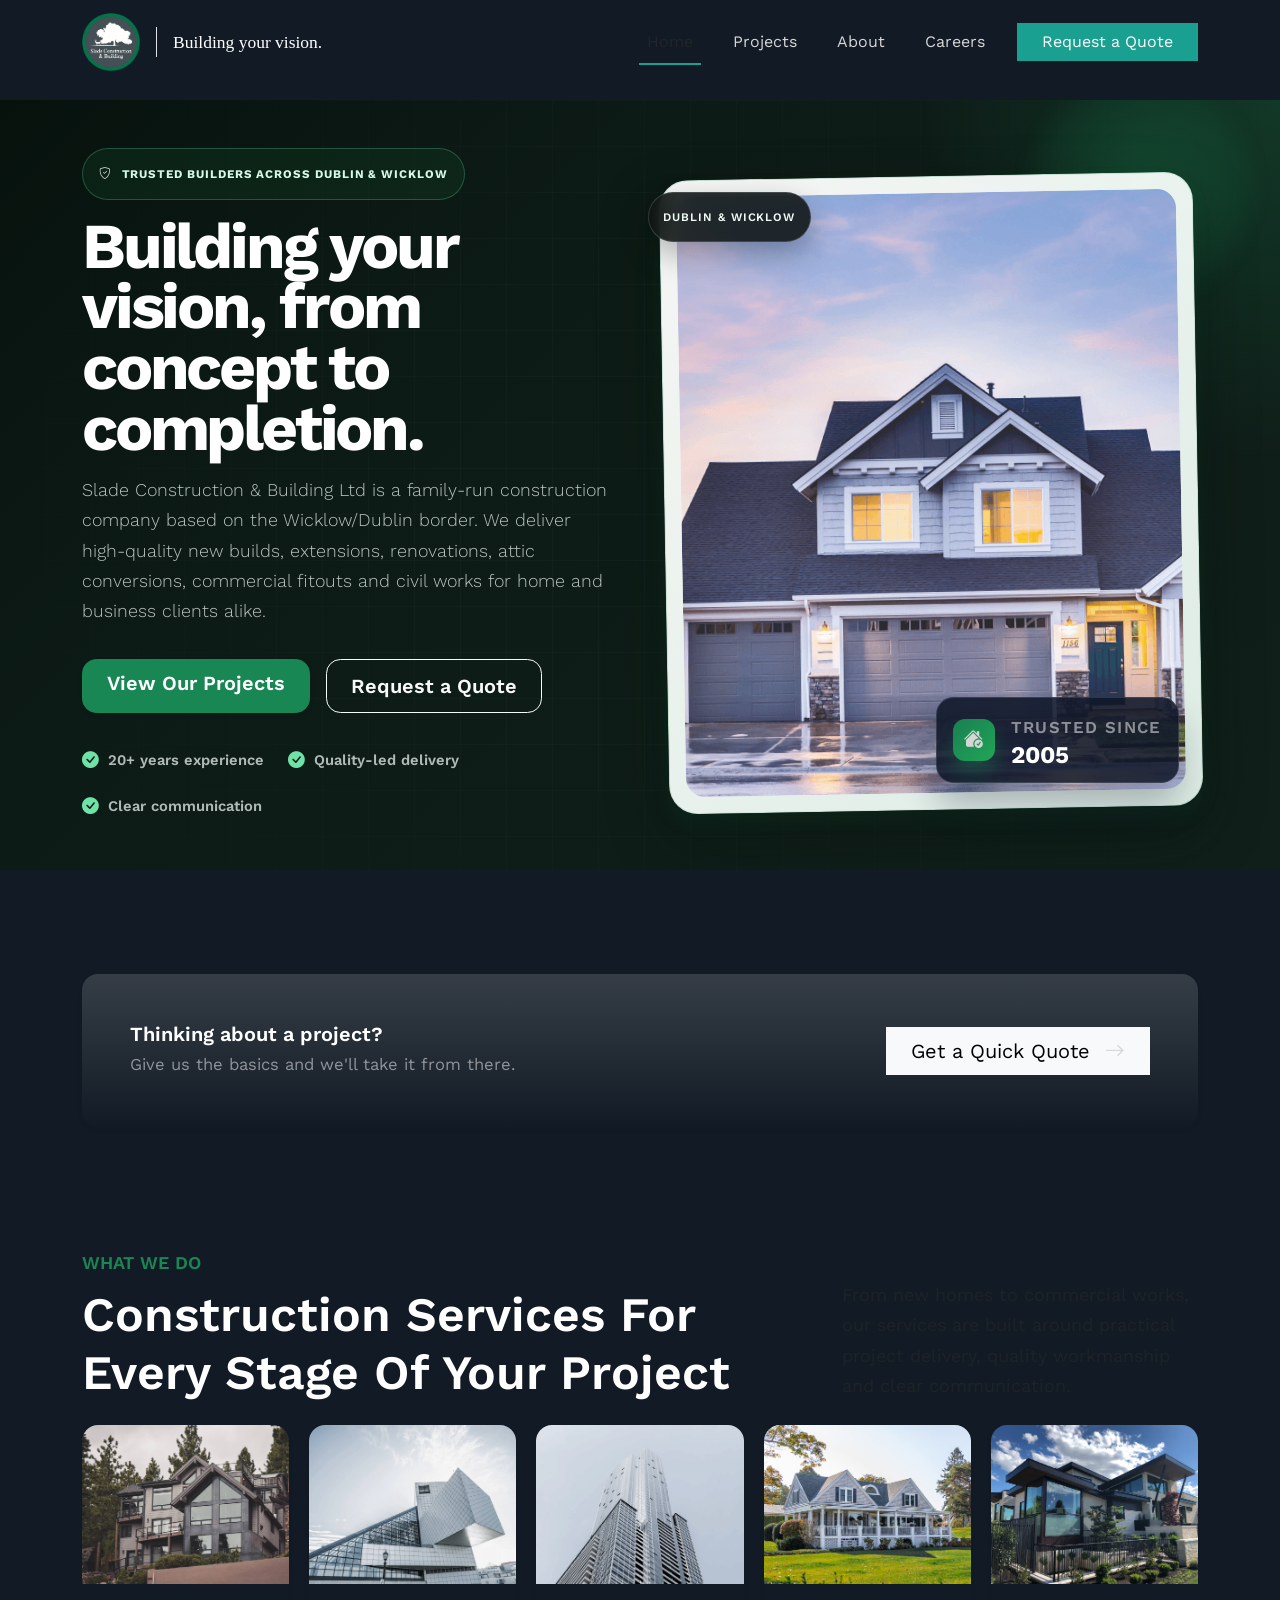
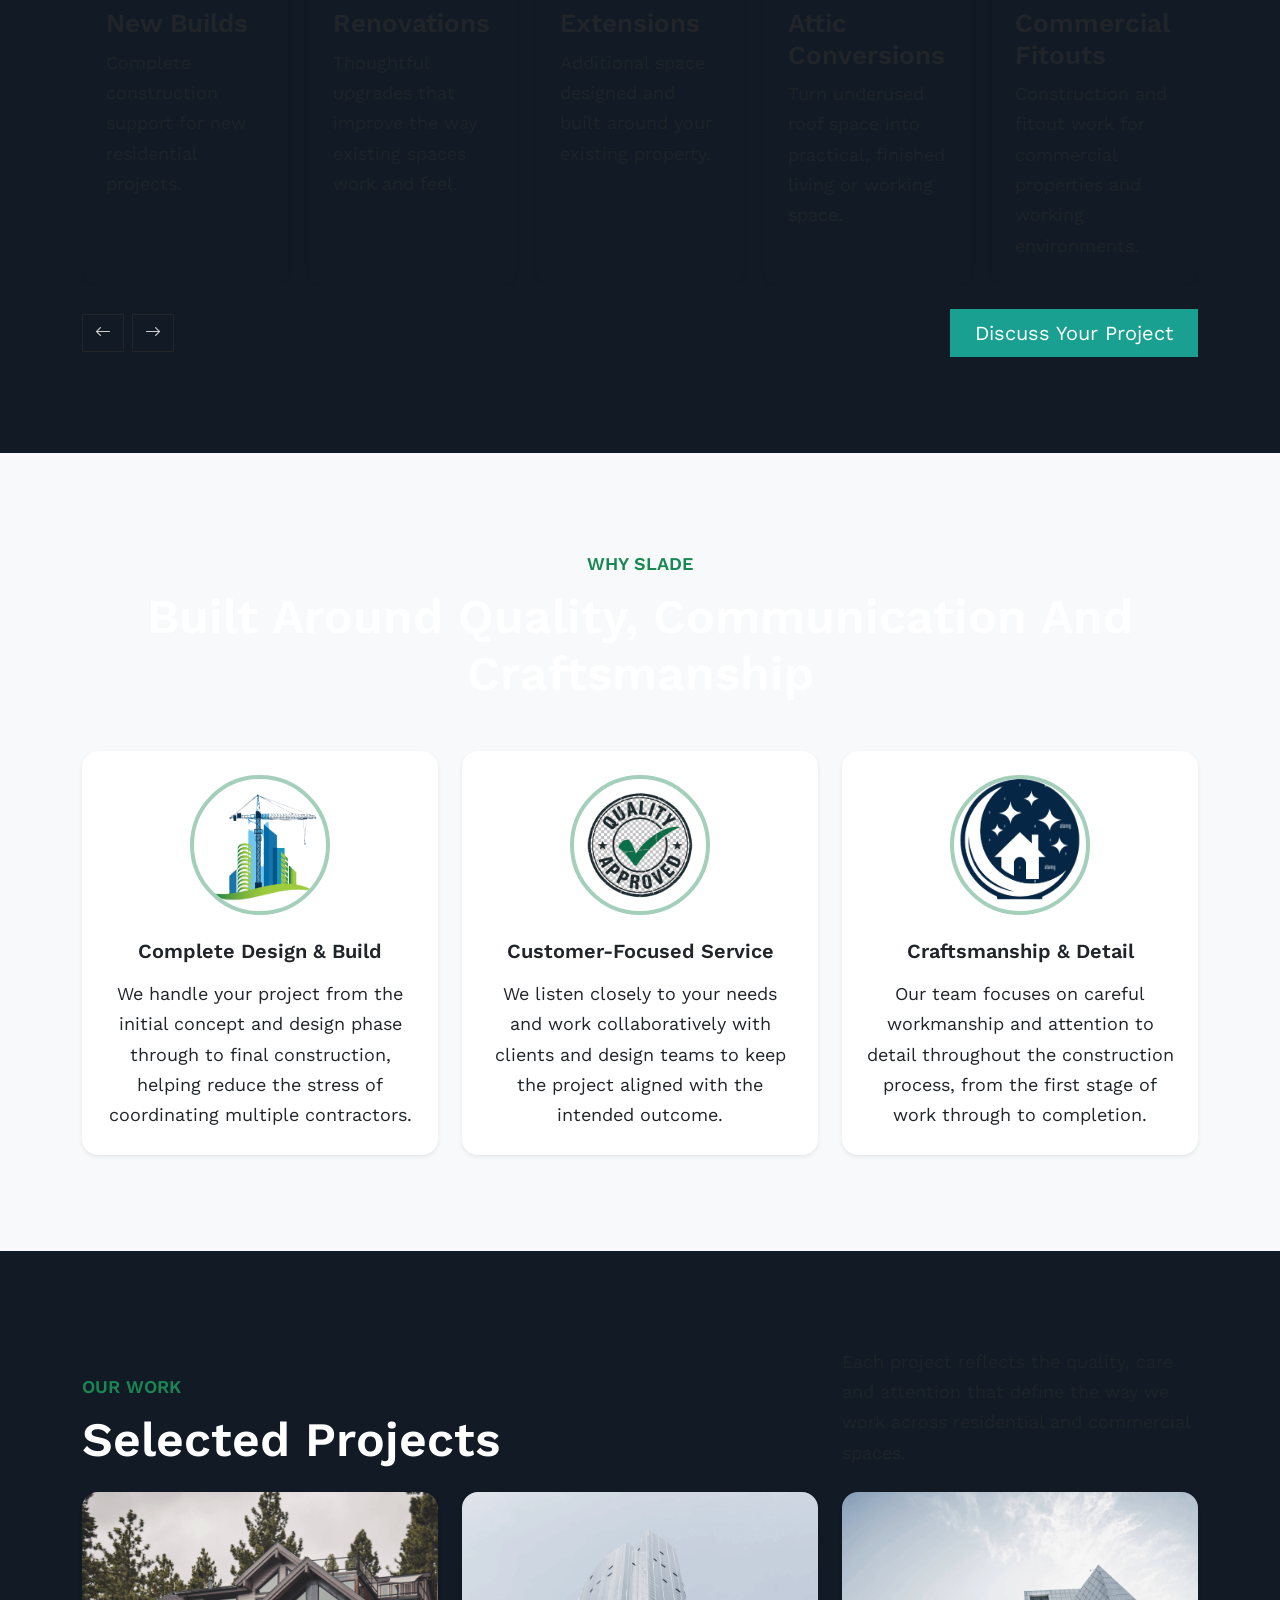
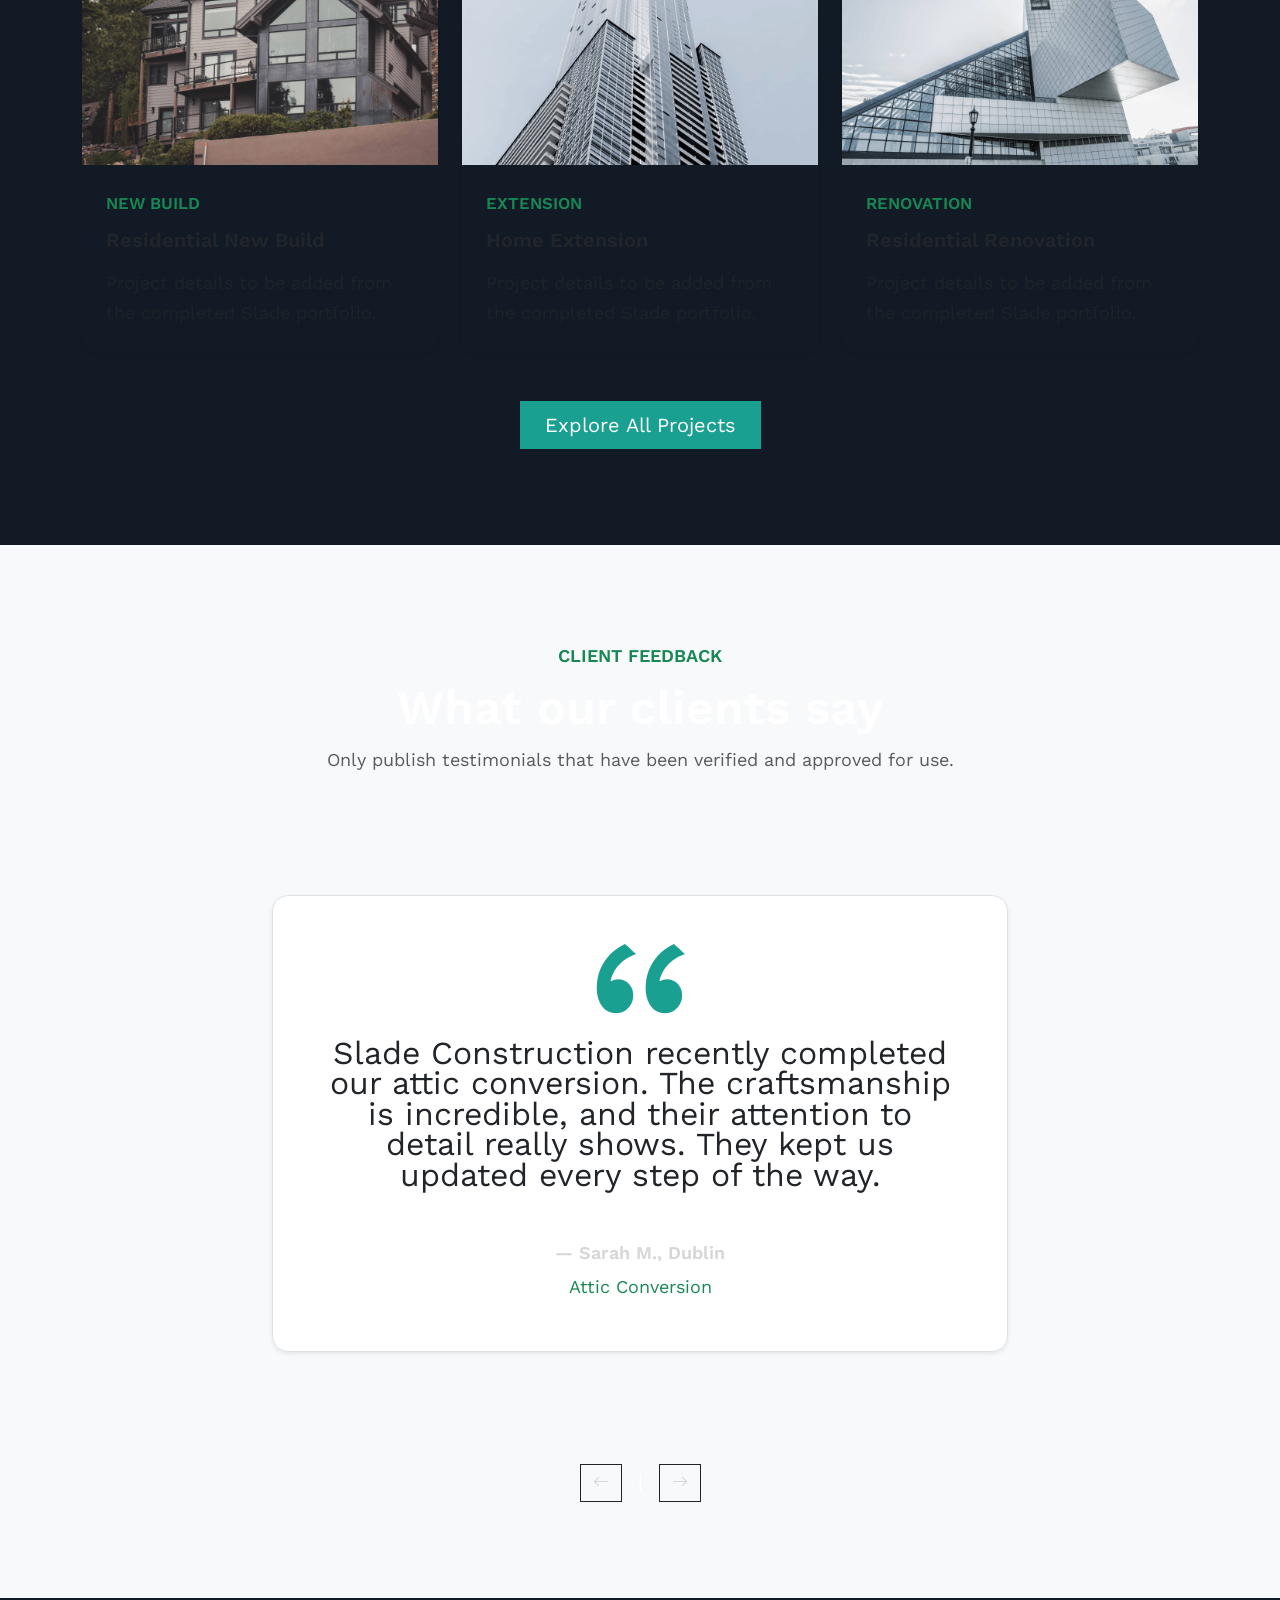
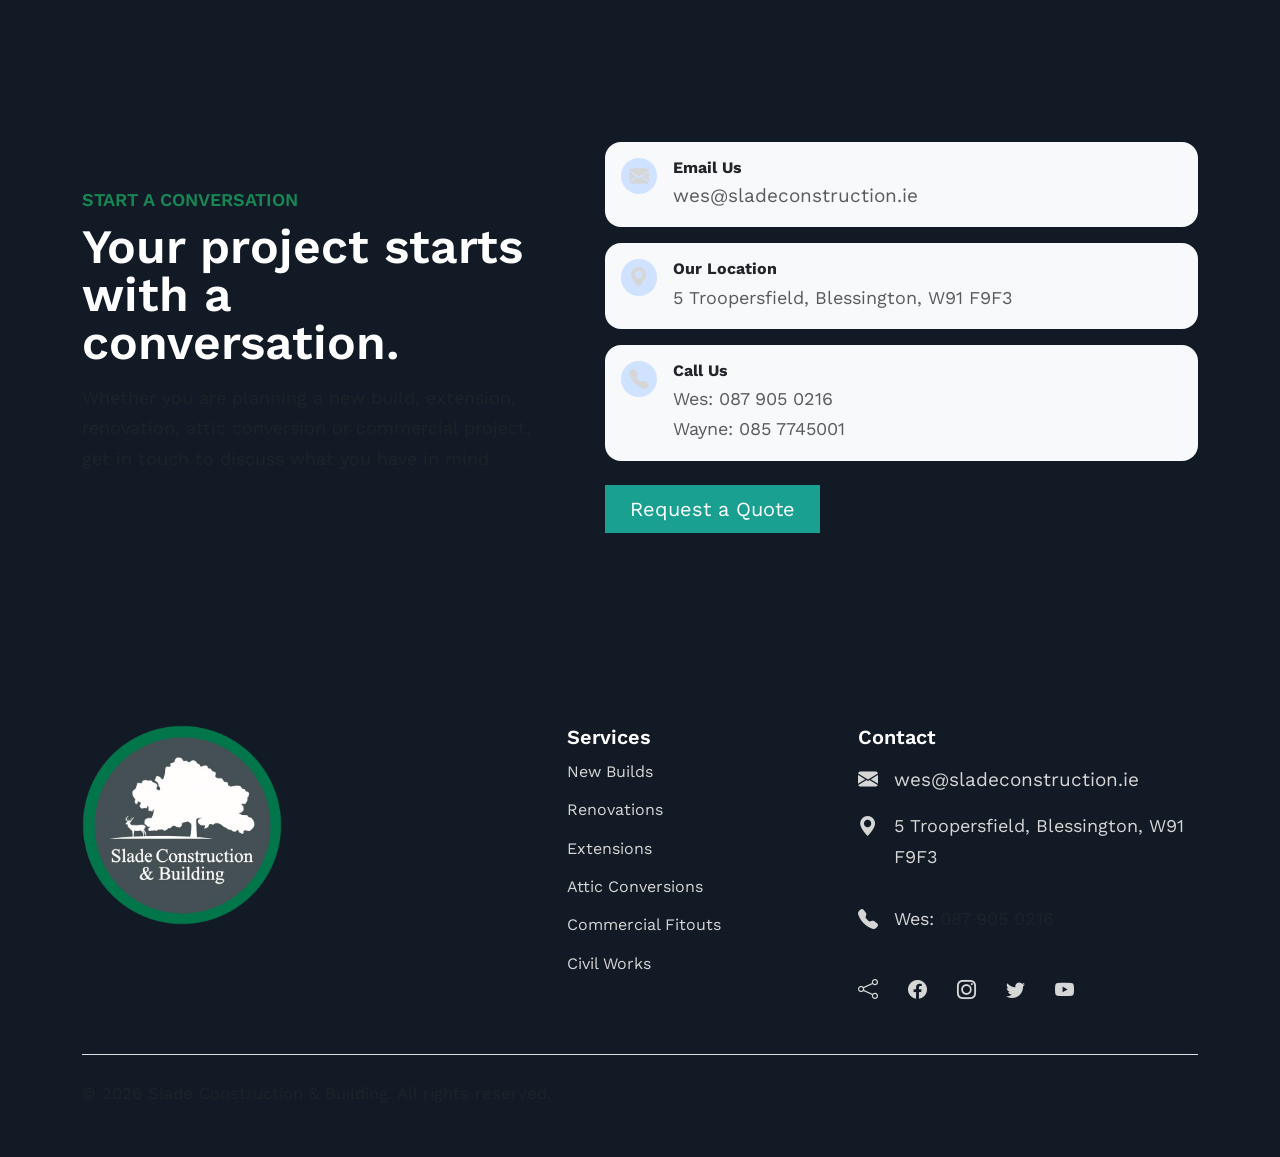
<file: public/index.html>
<!doctype html>
<html lang="en">

<head>
  <meta charset="utf-8">
  <meta name="viewport" content="width=device-width, initial-scale=1">

  <title>Slade Construction & Building | Dublin & Wicklow</title>
  <meta name="description"
    content="Slade Construction & Building delivers new builds, renovations, extensions, attic conversions, commercial fitouts and civil works across Dublin and Wicklow.">

  <link rel="canonical" href="https://sladeconstruction.ie/">

  <meta property="og:title" content="Slade Construction & Building">
  <meta property="og:description"
    content="Construction, renovations, extensions, new builds and commercial works across Dublin and Wicklow.">
  <meta property="og:url" content="https://sladeconstruction.ie/">
  <meta property="og:type" content="website">

  <link rel="stylesheet" href="css/vendor.css">
  <link rel="stylesheet" href="https://cdn.jsdelivr.net/npm/swiper@9/swiper-bundle.min.css">
  <link rel="stylesheet" href="https://cdn.jsdelivr.net/npm/bootstrap-icons@1.5.0/font/bootstrap-icons.css">
  <link href="https://cdn.jsdelivr.net/npm/bootstrap@5.2.3/dist/css/bootstrap.min.css" rel="stylesheet"
    integrity="sha384-rbsA2VBKQhggwzxH7pPCaAqO46MgnOM80zW1RWuH61DGLwZJEdK2Kadq2F9CUG65"
    crossorigin="anonymous">
  <link rel="stylesheet" href="style.css">

  <link rel="preconnect" href="https://fonts.googleapis.com">
  <link rel="preconnect" href="https://fonts.gstatic.com" crossorigin>
  <link
    href="https://fonts.googleapis.com/css2?family=Work+Sans:wght@300;400;500;600;700&display=swap"
    rel="stylesheet">

  <script src="js/modernizr.js"></script>
  <style>
    .site-logo { max-height: 58px; width: auto; object-fit: contain; }

    .hero-modern {
      position: relative;
      background:
        radial-gradient(circle at top right, rgba(33, 182, 110, 0.18), transparent 24%),
        linear-gradient(135deg, #07120d 0%, #0d1b16 35%, #101f1a 100%);
      overflow: hidden;
    }

    .hero-modern::before {
      content: "";
      position: absolute;
      inset: 0;
      background-image: linear-gradient(rgba(255, 255, 255, 0.02) 1px, transparent 1px), linear-gradient(90deg, rgba(255, 255, 255, 0.02) 1px, transparent 1px);
      background-size: 46px 46px;
      mask-image: radial-gradient(circle at center, black 35%, transparent 100%);
      pointer-events: none;
    }

    .hero-visual {
      position: relative;
      max-width: 680px;
      margin-inline: auto;
      z-index: 1;
    }

    .hero-visual::before {
      content: "";
      position: absolute;
      inset: -14% -10% auto auto;
      width: 220px;
      height: 220px;
      background: radial-gradient(circle, rgba(25, 135, 84, 0.32), rgba(25, 135, 84, 0));
      filter: blur(10px);
      border-radius: 50%;
      z-index: 0;
    }

    .hero-visual-tag {
      position: absolute;
      left: -1rem;
      top: 1.5rem;
      z-index: 3;
      background: rgba(9, 15, 12, 0.85);
      border: 1px solid rgba(255, 255, 255, 0.14);
      backdrop-filter: blur(10px);
      box-shadow: 0 12px 30px rgba(0, 0, 0, 0.28);
      color: #eefaf4;
      padding: 0.55rem 0.9rem;
      border-radius: 999px;
      font-size: 0.72rem;
      letter-spacing: 0.08em;
      text-transform: uppercase;
      font-weight: 600;
    }

    .hero-visual-card {
      position: relative;
      z-index: 1;
      background: linear-gradient(135deg, rgba(255,255,255,0.96), rgba(230,245,236,0.96));
      border: 1px solid rgba(25, 135, 84, 0.18);
      border-radius: 1.8rem;
      padding: 1rem;
      box-shadow: 0 26px 60px rgba(7, 18, 13, 0.38), 0 10px 18px rgba(25, 135, 84, 0.12);
      transform: translateY(8px) rotate(-1deg);
      overflow: hidden;
    }

    .hero-visual-card img {
      display: block;
      width: 100%;
      height: 600px;
      object-fit: cover;
      border-radius: 1.2rem;
      box-shadow: inset 0 0 0 1px rgba(255,255,255,0.3);
    }

    .hero-visual-badge {
      position: absolute;
      right: 1.2rem;
      bottom: 1.2rem;
      z-index: 3;
      background: rgba(15, 23, 42, 0.88);
      border: 1px solid rgba(255, 255, 255, 0.12);
      border-radius: 1.1rem;
      box-shadow: 0 22px 35px rgba(15, 23, 42, 0.28);
      padding: 0.9rem 1rem;
      min-width: 225px;
      color: #fff;
    }

    .hero-visual-badge .hero-icon {
      display: inline-flex;
      align-items: center;
      justify-content: center;
      width: 42px;
      height: 42px;
      border-radius: 12px;
      background: linear-gradient(135deg, rgba(25, 135, 84, 0.92), rgba(34, 197, 94, 0.8));
      color: #fff;
      font-size: 1.2rem;
      box-shadow: 0 12px 18px rgba(25, 135, 84, 0.35);
    }

    .hero-copy {
      position: relative;
      z-index: 1;
      color: #f4f8f5;
    }

    .hero-copy .eyebrow {
      display: inline-flex;
      align-items: center;
      gap: 0.6rem;
      border: 1px solid rgba(110, 231, 183, 0.25);
      background: rgba(22, 101, 52, 0.18);
      color: #d7f9e8;
      border-radius: 999px;
      padding: 0.6rem 1rem;
      font-size: 0.73rem;
      letter-spacing: 0.08em;
      text-transform: uppercase;
      font-weight: 700;
    }

    .hero-copy h1 {
      color: #fff;
      letter-spacing: -0.05em;
      font-size: clamp(2.7rem, 5vw, 5rem);
      line-height: 0.95;
      max-width: 620px;
    }

    .hero-copy .lead {
      color: rgba(228, 236, 232, 0.8);
      max-width: 620px;
      font-size: clamp(1.06rem, 1.4vw, 1.25rem);
    }

    .hero-actions {
      display: flex;
      flex-wrap: wrap;
      gap: 1rem;
      margin-top: 2rem;
    }

    .hero-actions .btn {
      min-height: 54px;
      padding-inline: 1.5rem;
      font-weight: 600;
      border-radius: 0.9rem;
    }

    .hero-metrics {
      display: flex;
      flex-wrap: wrap;
      gap: 1rem 1.5rem;
      margin-top: 2rem;
      color: rgba(228, 236, 232, 0.76);
      font-size: 0.92rem;
      font-weight: 600;
    }

    .hero-metrics span {
      display: inline-flex;
      align-items: center;
      gap: 0.55rem;
    }

    .hero-metrics i {
      color: #70e2a8;
      font-size: 1.05rem;
    }

    @media (max-width: 991.98px) {
      .hero-visual-card img {
        height: 500px;
      }

      .hero-visual-tag {
        left: 1rem;
      }
    }

    @media (max-width: 575.98px) {
      .hero-visual-card {
        padding: 0.75rem;
        border-radius: 1.4rem;
      }

      .hero-visual-card img {
        height: 360px;
        border-radius: 1rem;
      }

      .hero-visual-badge {
        right: 0.75rem;
        bottom: 0.75rem;
        min-width: 180px;
        padding: 0.75rem 0.8rem;
      }
    }
  </style>

  <style>
    .quote-modal .modal-content, #quoteModal .modal-content { border-radius: 1rem; }
    #quoteModal .form-control, #quoteModal .form-select { border-radius: .65rem; }
    #quoteModal .modal-header { border-bottom: 0; }
    @media (max-width: 575.98px) {
      #quoteModal .modal-body, #quoteModal .modal-header { padding-left: 1.25rem !important; padding-right: 1.25rem !important; }
    }
  </style>
</head>

<body data-bs-spy="scroll" data-bs-target="#main-navigation" data-bs-smooth-scroll="true" tabindex="0">

  <!-- Header -->
  <header id="nav" class="site-header position-fixed text-white bg-dark">
    <nav id="main-navigation" class="navbar navbar-expand-lg py-2" aria-label="Main navigation">
      <div class="container">
        <a class="navbar-brand d-flex align-items-center gap-3" href="./index.html" aria-label="Slade Construction & Building home">
          <img src="images/logo.png" class="site-logo" alt="Slade Construction & Building">
          <span class="d-none d-sm-block small text-white-80 border-start ps-3" style="font-family: 'Satisfy', cursive; font-weight: 500; font-style: bold; ">Building your vision.</span>
        </a>

        <button class="navbar-toggler text-white border-0" type="button" data-bs-toggle="offcanvas"
          data-bs-target="#mainMenu" aria-controls="mainMenu" aria-label="Open navigation">
          <i class="bi bi-list fs-2" aria-hidden="true"></i>
        </button>

        <div class="offcanvas offcanvas-end" tabindex="-1" id="mainMenu" aria-labelledby="mainMenuLabel">
          <div class="offcanvas-header">
            <h2 class="offcanvas-title h5" id="mainMenuLabel">Slade Construction</h2>
            <button type="button" class="btn-close btn-close-white" data-bs-dismiss="offcanvas" aria-label="Close navigation"></button>
          </div>
          <div class="offcanvas-body">
            <ul class="navbar-nav align-items-lg-center justify-content-end flex-grow-1">
              <li class="nav-item"><a class="nav-link active me-lg-4" href="index.html">Home</a></li>
              <li class="nav-item"><a class="nav-link me-lg-4" href="projects.html">Projects</a></li>
              <li class="nav-item"><a class="nav-link me-lg-4" href="about.html">About</a></li>
              <li class="nav-item"><a class="nav-link me-lg-4" href="careers.html">Careers</a></li>
              <li class="nav-item mt-3 mt-lg-0">
                <button type="button" class="btn btn-primary px-4" data-bs-toggle="modal" data-bs-target="#quoteModal">Request a Quote</button>
              </li>
            </ul>
          </div>
        </div>
      </div>
    </nav>
  </header>

  <main>
    <!-- Hero -->
    <section id="billboard" aria-labelledby="hero-title" class="hero-modern position-relative overflow-hidden">
      <div class="container py-5 py-lg-6 position-relative">
        <div class="row flex-lg-row-reverse align-items-center g-5">

          <div class="col-lg-6">
            <div class="hero-visual">
              <div class="hero-visual-tag">Dublin & Wicklow</div>
              <div class="hero-visual-card">
                <img src="images/Billboard.png" alt="Slade Construction & Building project" width="700" height="500">
              </div>
              <div class="hero-visual-badge d-flex align-items-center gap-3">
                <div class="hero-icon"><i class="bi bi-house-check-fill" aria-hidden="true"></i></div>
                <div>
                  <div class="small text-white-50 text-uppercase fw-semibold" style="letter-spacing: .08em;">Trusted since</div>
                  <div class="fs-4 fw-bold lh-1 mb-0">2005</div>
                </div>
              </div>
            </div>
          </div>

          <div class="col-lg-6 hero-copy">
            <span class="eyebrow">
              <i class="bi bi-shield-check" aria-hidden="true"></i> Trusted builders across Dublin & Wicklow
            </span>

            <h1 id="hero-title" class="my-3 fw-bold">Building your vision, from concept to completion.</h1>

            <p class="lead mb-4">
              Slade Construction & Building Ltd is a family-run construction company based on the
              Wicklow/Dublin border. We deliver high-quality new builds, extensions, renovations,
              attic conversions, commercial fitouts and civil works for home and business clients alike.
            </p>

            <div class="hero-actions">
              <a href="#projects" class="btn btn-success btn-lg shadow-sm">View Our Projects</a>
              <button type="button" class="btn btn-outline-light btn-lg" data-bs-toggle="modal" data-bs-target="#quoteModal">
                Request a Quote
              </button>
            </div>

            <div class="hero-metrics small">
              <span><i class="bi bi-check-circle-fill" aria-hidden="true"></i> 20+ years experience</span>
              <span><i class="bi bi-check-circle-fill" aria-hidden="true"></i> Quality-led delivery</span>
              <span><i class="bi bi-check-circle-fill" aria-hidden="true"></i> Clear communication</span>
            </div>
          </div>

        </div>
      </div>
    </section>

    <!-- Quick quote CTA -->
    <section id="quote-selector" class="py-4" aria-labelledby="quote-title">
      <div class="container">
        <div class="billboard-search p-4 p-md-5 d-flex flex-column flex-md-row align-items-md-center justify-content-between gap-3 rounded-4 border-0 shadow-sm bg-gradient" style="background: linear-gradient(135deg, rgba(15, 23, 42, 0.95), rgba(22, 101, 52, 0.88)); color: #fff;">
          <div>
            <h2 id="quote-title" class="h5 mb-1 text-white">Thinking about a project?</h2>
            <p class="small text-white-50 mb-0">Give us the basics and we'll take it from there.</p>
          </div>
          <button type="button" class="btn btn-light btn-lg px-4" data-bs-toggle="modal" data-bs-target="#quoteModal">
            Get a Quick Quote <i class="bi bi-arrow-right ms-2" aria-hidden="true"></i>
          </button>
        </div>
      </div>
    </section>

    <!-- Services -->
    <section id="services" aria-labelledby="services-title">
      <div class="container my-5 py-5">
        <div class="row align-items-end mb-4">
          <div class="col-lg-8">
            <p class="text-uppercase fw-semibold mb-2 text-success">What we do</p>
            <h2 id="services-title" class="text-capitalize m-0">Construction services for every stage of your project</h2>
          </div>
          <div class="col-lg-4">
            <p class="mb-0 mt-3 mt-lg-0 text-body-secondary">
              From new homes to commercial works, our services are built around practical project delivery,
              quality workmanship and clear communication.
            </p>
          </div>
        </div>

        <section class="swiper residence-swiper position-relative overflow-hidden" aria-label="Slade Construction services">
          <div class="swiper-wrapper">

            <div class="swiper-slide h-auto">
              <article class="card h-100 border-0 shadow-sm rounded-4 overflow-hidden">
                <a href="#contact" aria-label="Enquire about new builds">
                  <img src="images/item15.png" class="card-img-top" alt="New build construction project">
                </a>
                <div class="card-body p-4 d-flex flex-column">
                  <a href="projects.html" class="h5 card-title text-dark text-decoration-none">New Builds</a>
                  <p class="card-text text-body-secondary">Complete construction support for new residential projects.</p>
                </div>
              </article>
            </div>

            <div class="swiper-slide h-auto">
              <article class="card h-100 border-0 shadow-sm rounded-4 overflow-hidden">
                <a href="#contact" aria-label="Enquire about renovations">
                  <img src="images/item16.png" class="card-img-top" alt="Renovation project">
                </a>
                <div class="card-body p-4 d-flex flex-column">
                  <a href="projects.html" class="h5 card-title text-dark text-decoration-none">Renovations</a>
                  <p class="card-text text-body-secondary">Thoughtful upgrades that improve the way existing spaces work and feel.</p>
                </div>
              </article>
            </div>

            <div class="swiper-slide h-auto">
              <article class="card h-100 border-0 shadow-sm rounded-4 overflow-hidden">
                <a href="#contact" aria-label="Enquire about extensions">
                  <img src="images/item17.png" class="card-img-top" alt="Home extension project">
                </a>
                <div class="card-body p-4 d-flex flex-column">
                  <a href="projects.html" class="h5 card-title text-dark text-decoration-none">Extensions</a>
                  <p class="card-text text-body-secondary">Additional space designed and built around your existing property.</p>
                </div>
              </article>
            </div>

            <div class="swiper-slide h-auto">
              <article class="card h-100 border-0 shadow-sm rounded-4 overflow-hidden">
                <a href="#contact" aria-label="Enquire about attic conversions">
                  <img src="images/item1.jpg" class="card-img-top" alt="Attic conversion project">
                </a>
                <div class="card-body p-4 d-flex flex-column">
                  <a href="projects.html" class="h5 card-title text-dark text-decoration-none">Attic Conversions</a>
                  <p class="card-text text-body-secondary">Turn underused roof space into practical, finished living or working space.</p>
                </div>
              </article>
            </div>

            <div class="swiper-slide h-auto">
              <article class="card h-100 border-0 shadow-sm rounded-4 overflow-hidden">
                <a href="#contact" aria-label="Enquire about commercial fitouts">
                  <img src="images/item2.jpg" class="card-img-top" alt="Commercial fitout project">
                </a>
                <div class="card-body p-4 d-flex flex-column">
                  <a href="projects.html" class="h5 card-title text-dark text-decoration-none">Commercial Fitouts</a>
                  <p class="card-text text-body-secondary">Construction and fitout work for commercial properties and working environments.</p>
                </div>
              </article>
            </div>

            <div class="swiper-slide h-auto">
              <article class="card h-100 border-0 shadow-sm rounded-4 overflow-hidden">
                <a href="#contact" aria-label="Enquire about civil works">
                  <img src="images/item3.jpg" class="card-img-top" alt="Civil works construction project">
                </a>
                <div class="card-body p-4 d-flex flex-column">
                  <h3 class="h5 card-title text-dark mb-2">Civil Works</h3>
                  <p class="card-text text-body-secondary">Groundworks, structural and associated construction works.</p>
                </div>
              </article>
            </div>

          </div>
        </section>
        <div class="d-flex justify-content-between align-items-center mt-4">
          <div class="d-flex gap-2" aria-label="Service carousel controls">
            <button type="button" class="btn btn-outline-dark residence-swiper-prev" aria-label="Previous service">
              <i class="bi bi-arrow-left" aria-hidden="true"></i>
            </button>
            <button type="button" class="btn btn-outline-dark residence-swiper-next" aria-label="Next service">
              <i class="bi bi-arrow-right" aria-hidden="true"></i>
            </button>
          </div>
          <a href="#contact" class="btn btn-primary btn-lg px-4">Discuss Your Project</a>
        </div>
      </div>
    </section>

    <!-- About / values -->
    <section id="about-us" aria-labelledby="about-title" class="bg-body-tertiary py-5">
      <div class="container py-lg-5">
        <div class="row align-items-center">

          <div class="col-12 text-center mb-5">
            <p class="text-uppercase fw-semibold mb-2 text-success">Why Slade</p>
            <h2 id="about-title" class="text-capitalize m-0">Built around quality, communication and craftsmanship</h2>
          </div>

          <div class="col-lg-4 mb-5 mb-lg-0">
            <article class="text-center h-100 p-4 rounded-4 border-0 shadow-sm bg-white">
              <img src="images/construction.png" class="rounded-circle mb-4 border border-4 border-success-subtle" alt="Complete design and build service"
                width="140" height="140" loading="lazy">
              <a href="projects.html" class="h5 d-block text-dark text-decoration-none mb-3">Complete Design &amp; Build</a>
              <p class="mb-0 text-body">
                We handle your project from the initial concept and design phase through to final construction,
                helping reduce the stress of coordinating multiple contractors.
              </p>
            </article>
          </div>

          <div class="col-lg-4 mb-5 mb-lg-0">
            <article class="text-center h-100 p-4 rounded-4 border-0 shadow-sm bg-white">
              <img src="images/quality.png" class="rounded-circle mb-4 border border-4 border-success-subtle" alt="Customer-focused construction service"
                width="140" height="140" loading="lazy">
              <a href="projects.html" class="h5 d-block text-dark text-decoration-none mb-3">Customer-Focused Service</a>
              <p class="mb-0 text-body">
                We listen closely to your needs and work collaboratively with clients and design teams to keep
                the project aligned with the intended outcome.
              </p>
            </article>
          </div>

          <div class="col-lg-4">
            <article class="text-center h-100 p-4 rounded-4 border-0 shadow-sm bg-white">
              <img src="images/dream.png" class="rounded-circle mb-4 border border-4 border-success-subtle" alt="Skilled construction craftsmanship"
                width="140" height="140" loading="lazy">
              <a href="projects.html" class="h5 d-block text-dark text-decoration-none mb-3">Craftsmanship &amp; Detail</a>
              <p class="mb-0 text-body">
                Our team focuses on careful workmanship and attention to detail throughout the construction
                process, from the first stage of work through to completion.
              </p>
            </article>
          </div>

        </div>
      </div>
    </section>

    <!-- Projects -->
    <section id="projects" aria-labelledby="projects-title">
      <div class="container my-5 py-5">

        <div class="row align-items-end mb-4">
          <div class="col-lg-8">
            <p class="text-uppercase fw-semibold mb-2 text-success">Our work</p>
            <h2 id="projects-title" class="text-capitalize m-0">Selected projects</h2>
          </div>
          <div class="col-lg-4">
            <p class="mb-0 mt-3 mt-lg-0 text-body-secondary">
              Each project reflects the quality, care and attention that define the way we work across residential and commercial spaces.
            </p>
          </div>
        </div>

        <div class="row g-4">
          <div class="col-md-6 col-lg-4">
            <article class="card h-100 border-0 shadow-sm rounded-4 overflow-hidden">
              <img src="images/item15.png" class="card-img-top" alt="Slade Construction new build project"
                loading="lazy">
              <div class="card-body p-4">
                <p class="small text-uppercase mb-2 text-success fw-semibold">New Build</p>
                <a href="project-single.html" class="h5 d-block text-dark text-decoration-none mb-3">Residential New Build</a>
                <p class="mb-0 text-body-secondary">Project details to be added from the completed Slade portfolio.</p>
              </div>
            </article>
          </div>

          <div class="col-md-6 col-lg-4">
            <article class="card h-100 border-0 shadow-sm rounded-4 overflow-hidden">
              <img src="images/item17.png" class="card-img-top" alt="Slade Construction extension project"
                loading="lazy">
              <div class="card-body p-4">
                <p class="small text-uppercase mb-2 text-success fw-semibold">Extension</p>
                <a href="project-single.html" class="h5 d-block text-dark text-decoration-none mb-3">Home Extension</a>
                <p class="mb-0 text-body-secondary">Project details to be added from the completed Slade portfolio.</p>
              </div>
            </article>
          </div>

          <div class="col-md-6 col-lg-4">
            <article class="card h-100 border-0 shadow-sm rounded-4 overflow-hidden">
              <img src="images/item16.png" class="card-img-top" alt="Slade Construction renovation project"
                loading="lazy">
              <div class="card-body p-4">
                <p class="small text-uppercase mb-2 text-success fw-semibold">Renovation</p>
                <a href="project-single.html" class="h5 d-block text-dark text-decoration-none mb-3">Residential Renovation</a>
                <p class="mb-0 text-body-secondary">Project details to be added from the completed Slade portfolio.</p>
              </div>
            </article>
          </div>
        </div>

        <div class="text-center mt-5">
          <a href="projects.html" class="btn btn-primary btn-lg px-4">Explore All Projects</a>
        </div>

      </div>
    </section>

    <!-- Testimonials -->
    <section id="testimonial" aria-labelledby="testimonial-title" class="bg-body-tertiary py-5">
      <div class="container my-5">
        <div class="text-center mb-4">
          <p class="text-uppercase fw-semibold mb-2 text-success">Client feedback</p>
          <h2 id="testimonial-title">What our clients say</h2>
          <p class="text-muted">Only publish testimonials that have been verified and approved for use.</p>
        </div>

        <div class="swiper testimonial-swiper">
          <div class="swiper-wrapper">

            <div class="swiper-slide">
              <article class="row my-5 py-lg-5">
                <div class="col-md-8 mx-auto">
                  <div class="rounded-4 border border-1 bg-white shadow-sm p-4 p-lg-5 text-center">
                    <img src="images/quote.png" class="rounded mx-auto d-inline" alt="" aria-hidden="true">
                    <p class="testimonial-p mt-4 mb-4 text-body">
                      Slade Construction recently completed our attic conversion. The craftsmanship is incredible,
                      and their attention to detail really shows. They kept us updated every step of the way.
                    </p>
                    <p class="pt-4 mb-1 fw-semibold">— Sarah M., Dublin</p>
                    <p class="mb-0 text-success">Attic Conversion</p>
                  </div>
                </div>
              </article>
            </div>

            <div class="swiper-slide">
              <article class="row my-5 py-lg-5">
                <div class="col-md-8 mx-auto">
                  <div class="rounded-4 border border-1 bg-white shadow-sm p-4 p-lg-5 text-center">
                    <img src="images/quote.png" class="rounded mx-auto d-inline" alt="" aria-hidden="true">
                    <p class="testimonial-p mt-4 mb-4 text-body">
                      We used Slade for our home extension and the entire process was seamless. Having a single
                      team handle both the design and the actual build saved us stress throughout the project.
                    </p>
                    <p class="pt-4 mb-1 fw-semibold">— David O., Wicklow</p>
                    <p class="mb-0 text-success">Home Extension</p>
                  </div>
                </div>
              </article>
            </div>

            <div class="swiper-slide">
              <article class="row my-5 py-lg-5">
                <div class="col-md-8 mx-auto">
                  <div class="rounded-4 border border-1 bg-white shadow-sm p-4 p-lg-5 text-center">
                    <img src="images/quote.png" class="rounded mx-auto d-inline" alt="" aria-hidden="true">
                    <p class="testimonial-p mt-4 mb-4 text-body">
                      The team at Slade worked brilliantly with our architect during our renovation and listened
                      carefully to what we wanted from the finished space.
                    </p>
                    <p class="pt-4 mb-1 fw-semibold">— Elena K., Bray</p>
                    <p class="mb-0 text-success">Renovation</p>
                  </div>
                </div>
              </article>
            </div>

          </div>

          <div class="d-flex justify-content-center align-items-center gap-3 mt-3">
            <button type="button" class="btn btn-outline-dark testimonial-swiper-prev testimonial-arrow"
              aria-label="Previous testimonial">
              <i class="bi bi-arrow-left" aria-hidden="true"></i>
            </button>
            <span aria-hidden="true">|</span>
            <button type="button" class="btn btn-outline-dark testimonial-swiper-next testimonial-arrow"
              aria-label="Next testimonial">
              <i class="bi bi-arrow-right" aria-hidden="true"></i>
            </button>
          </div>
        </div>
      </div>
    </section>

    <!-- Contact -->
    <section id="contact" aria-labelledby="contact-title">
      <div class="container my-5 py-5">
        <div class="row featurette py-lg-5 align-items-center">

          <div class="col-md-5 order-md-1 d-flex">
            <div>
              <p class="text-uppercase fw-semibold mb-2 text-success">Start a conversation</p>
              <h2 id="contact-title" class="lh-1 mb-3">Your project starts with a conversation.</h2>
              <p class="text-body-secondary">
                Whether you are planning a new build, extension, renovation, attic conversion or commercial
                project, get in touch to discuss what you have in mind.
              </p>
            </div>
          </div>

          <div class="col-md-7 order-md-2">
            <div class="text-content ps-md-5 mt-4 mt-md-0">

              <ul class="list-group list-group-flush border-0">

                <li class="list-group-item border-0 bg-body-tertiary rounded-4 px-3 py-3 mb-3 d-flex align-items-start">
                  <span class="badge bg-primary-subtle text-primary rounded-pill p-2 me-3">
                    <i class="bi bi-envelope-fill fs-5" aria-hidden="true"></i>
                  </span>
                  <div>
                    <h3 class="h6 mb-1 text-dark fw-bold">Email Us</h3>
                    <a href="mailto:wes@sladeconstruction.ie"
                      class="text-decoration-none text-muted">wes@sladeconstruction.ie</a>
                  </div>
                </li>

                <li class="list-group-item border-0 bg-body-tertiary rounded-4 px-3 py-3 mb-3 d-flex align-items-start">
                  <span class="badge bg-primary-subtle text-primary rounded-pill p-2 me-3">
                    <i class="bi bi-geo-alt-fill fs-5" aria-hidden="true"></i>
                  </span>
                  <div>
                    <h3 class="h6 mb-1 text-dark fw-bold">Our Location</h3>
                    <p class="mb-0 text-muted">5 Troopersfield, Blessington, W91 F9F3</p>
                  </div>
                </li>

                <li class="list-group-item border-0 bg-body-tertiary rounded-4 px-3 py-3 d-flex align-items-start">
                  <span class="badge bg-primary-subtle text-primary rounded-pill p-2 me-3">
                    <i class="bi bi-telephone-fill fs-5" aria-hidden="true"></i>
                  </span>
                  <div>
                    <h3 class="h6 mb-1 text-dark fw-bold">Call Us</h3>
                    <p class="mb-0 text-muted">Wes: <a href="tel:0879050216" class="text-muted text-decoration-none">087 905 0216</a></p>
                    <p class="mb-0 text-muted">Wayne: <a href="tel:0857745001" class="text-muted text-decoration-none">085 7745001</a></p>
                  </div>
                </li>

              </ul>

              <button type="button" class="btn btn-primary btn-lg px-4 mt-4" data-bs-toggle="modal" data-bs-target="#quoteModal">
                Request a Quote
              </button>

            </div>
          </div>

        </div>
      </div>
    </section>
  </main>

  <!-- Footer -->
  <footer id="footer">
    <div class="container footer-container py-5">

      <div class="row g-5">

        <div class="col-md-5">
          <a href="./index.html" class="d-inline-block mb-3" aria-label="Slade Construction & Building home" style="align-items: center; display: flex;">
            <img src="images/logo.png" height="200" alt="Slade Construction & Building">
          </a>
        </div>

        <div class="col-sm-6 col-md-3">
          <h2 class="h5">Services</h2>
          <ul class="nav flex-column">
            <li class="nav-item mb-2"><a href="project-single.html" class="nav-link p-0">New Builds</a></li>
            <li class="nav-item mb-2"><a href="project-single.html" class="nav-link p-0">Renovations</a></li>
            <li class="nav-item mb-2"><a href="project-single.html" class="nav-link p-0">Extensions</a></li>
            <li class="nav-item mb-2"><a href="project-single.html" class="nav-link p-0">Attic Conversions</a></li>
            <li class="nav-item mb-2"><a href="project-single.html" class="nav-link p-0">Commercial Fitouts</a></li>
            <li class="nav-item mb-2"><a href="project-single.html" class="nav-link p-0">Civil Works</a></li>
          </ul>
        </div>

        <div class="col-sm-6 col-md-4">
          <h2 class="h5">Contact</h2>
          <ul class="list-group list-group-flush border-0">

            <li class="list-group-item border-0 bg-transparent d-flex align-items-start px-0">
              <i class="bi bi-envelope-fill fs-5 me-3" aria-hidden="true"></i>
              <a href="mailto:wes@sladeconstruction.ie"
                class="text-decoration-none">wes@sladeconstruction.ie</a>
            </li>

            <li class="list-group-item border-0 bg-transparent d-flex align-items-start px-0">
              <i class="bi bi-geo-alt-fill fs-5 me-3" aria-hidden="true"></i>
              <p>5 Troopersfield, Blessington, W91 F9F3</p>
            </li>

            <li class="list-group-item border-0 bg-transparent d-flex align-items-start px-0">
              <i class="bi bi-telephone-fill fs-5 me-3" aria-hidden="true"></i>
              <p>Wes: <a href="tel:0879050216" class="text-muted text-decoration-none">087 905 0216</a></p>                      
            </li>

          </ul>

          <!-- Add verified social profile URLs before launch. -->

          <div class="d-flex gap-3 mt-3" aria-label="Social media">
            <span class="text-muted" title="Social profile URL to be added">
              <i class="bi bi-share fs-5 pe-4" aria-hidden="true"></i>
              <i class="bi-facebook pe-4"></i>
              <i class="bi-instagram pe-4"></i>
              <i class="bi-twitter pe-4"></i>
              <i class="bi-youtube pe-4"></i>
            </span>
          </div>
        </div>

      </div>

      <div class="border-top mt-5 pt-4">
        <p class="small text-muted mb-0">
          &copy; <span id="current-year"></span> Slade Construction &amp; Building. All rights reserved.
        </p>
      </div>

    </div>
  </footer>

  <script src="js/script.js"></script>
  <script src="https://cdn.jsdelivr.net/npm/swiper@9/swiper-bundle.min.js"></script>
  <script src="https://cdn.jsdelivr.net/npm/bootstrap@5.2.3/dist/js/bootstrap.bundle.min.js"
    integrity="sha384-kenU1KFdBIe4zVF0s0G1M5b4hcpxyD9F7jL+jjXkk+Q2h455rYXK/7HAuoJl+0I4"
    crossorigin="anonymous"></script>
  <script>
    document.getElementById("current-year").textContent = new Date().getFullYear();

    // Initialize Swiper for services
    const residenceSwiper = new Swiper('.residence-swiper', {
      slidesPerView: 1,
      spaceBetween: 20,
      loop: true,
      navigation: {
        nextEl: '.residence-swiper-next',
        prevEl: '.residence-swiper-prev',
      },
      breakpoints: {
        576: { slidesPerView: 4 },
        992: { slidesPerView: 5 },
      },
    });

    // Initialize Swiper for testimonials
    const testimonialSwiper = new Swiper('.testimonial-swiper', {
      slidesPerView: 1,
      spaceBetween: 20,
      loop: true,
      navigation: {
        nextEl: '.testimonial-swiper-next',
        prevEl: '.testimonial-swiper-prev',
      },
    });
  </script>


  <!-- Request a Quote modal -->
  <div class="modal fade" id="quoteModal" tabindex="-1" aria-labelledby="quoteModalLabel" aria-hidden="true">
    <div class="modal-dialog modal-dialog-centered modal-lg">
      <div class="modal-content border-0 shadow-lg bg-dark">
        <div class="modal-header px-4 pt-4 pb-2">
          <div>
            <p class="text-uppercase fw-semibold text-white small mb-1">Start your project</p>
            <h2 class="modal-title h3 mb-1" id="quoteModalLabel">Request a Quote</h2>
            <p class="text-muted mb-0 small">Tell us the basics. It only takes a minute.</p>
          </div>
          <button type="button" class="btn-close" data-bs-dismiss="modal" aria-label="Close"></button>
        </div>
        <div class="modal-body p-4">
          <!-- Connect this form to the site's enquiry endpoint before production. -->
          <form action="contact.html" method="get" id="quickQuoteForm">
            <input type="hidden" name="source" value="quote-modal">
            <div class="row g-3">
              <div class="col-md-6">
                <label for="quote-name" class="form-label">Your name <span class="text-primary">*</span></label>
                <input type="text" class="form-control form-control-lg" id="quote-name" name="name" autocomplete="name" required>
              </div>
              <div class="col-md-6">
                <label for="quote-contact" class="form-label">Phone or email <span class="text-primary">*</span></label>
                <input type="text" class="form-control form-control-lg" id="quote-contact" name="contact" autocomplete="email" placeholder="How should we contact you?" required>
              </div>
              <div class="col-md-6">
                <label for="quote-type" class="form-label">What do you need? <span class="text-primary">*</span></label>
                <select class="form-select form-select-lg" id="quote-type" name="project_type" required>
                  <option value="" selected>Select a project type</option>
                  <option value="new-build">New Build</option>
                  <option value="renovation">Renovation</option>
                  <option value="extension">Extension</option>
                  <option value="attic-conversion">Attic Conversion</option>
                  <option value="commercial-fitout">Commercial Fitout</option>
                  <option value="civil-works">Civil Works</option>
                  <option value="other">Other / Not sure yet</option>
                </select>
              </div>
              <div class="col-md-6">
                <label for="quote-location" class="form-label">Project location <span class="text-primary">*</span></label>
                <input type="text" class="form-control form-control-lg" id="quote-location" name="location" autocomplete="address-level2" placeholder="Town / area" required>
              </div>
              <div class="col-12">
                <label for="quote-message" class="form-label">A few details <span class="text-muted fw-normal">(optional)</span></label>
                <textarea class="form-control" id="quote-message" name="message" rows="3" placeholder="Briefly tell us what you are planning..."></textarea>
              </div>
            </div>
            <div class="d-flex flex-column flex-sm-row align-items-sm-center justify-content-between gap-3 mt-4">
              <p class="small text-muted mb-0"><i class="bi bi-shield-check me-1" aria-hidden="true"></i>No obligation — just an initial conversation.</p>
              <button type="submit" class="btn btn-primary btn-lg px-4">Send My Enquiry <i class="bi bi-arrow-right ms-2" aria-hidden="true"></i></button>
            </div>
          </form>
        </div>
      </div>
    </div>
  </div>

</body>

</html>
</file>
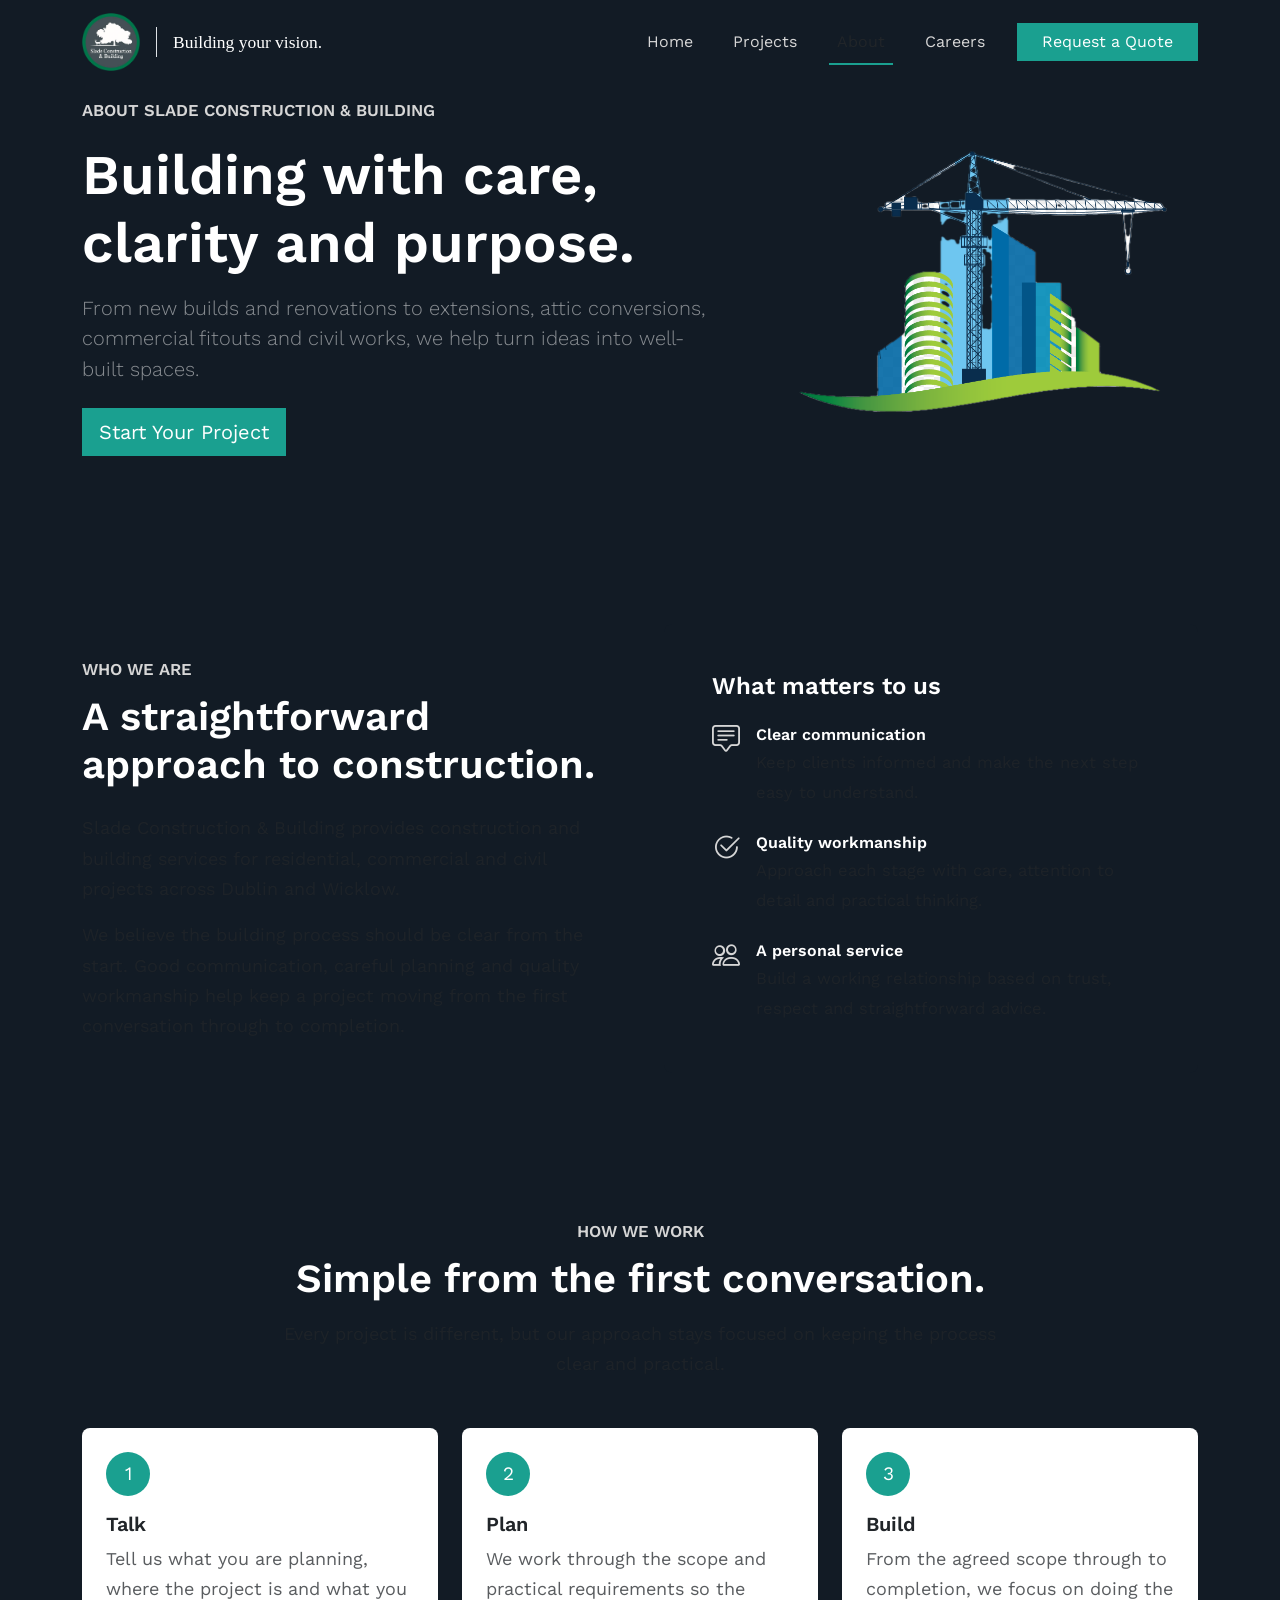
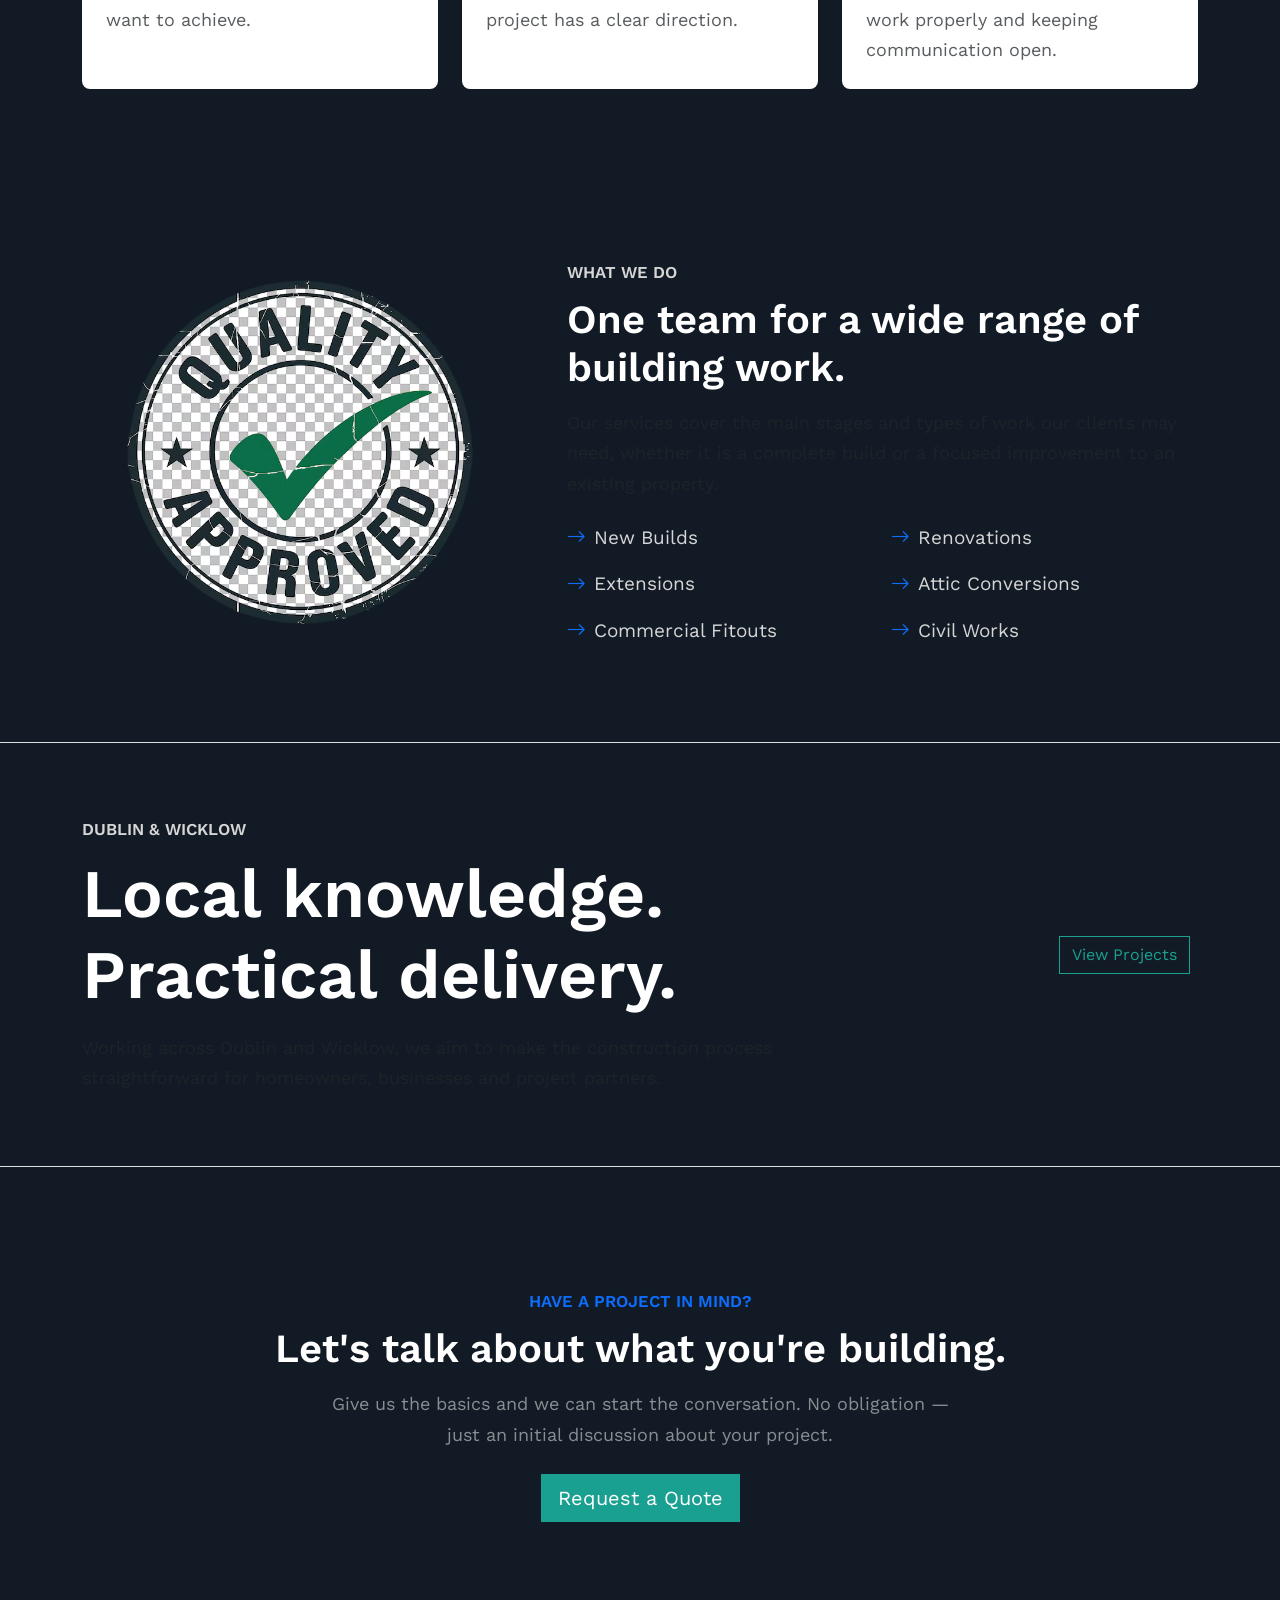
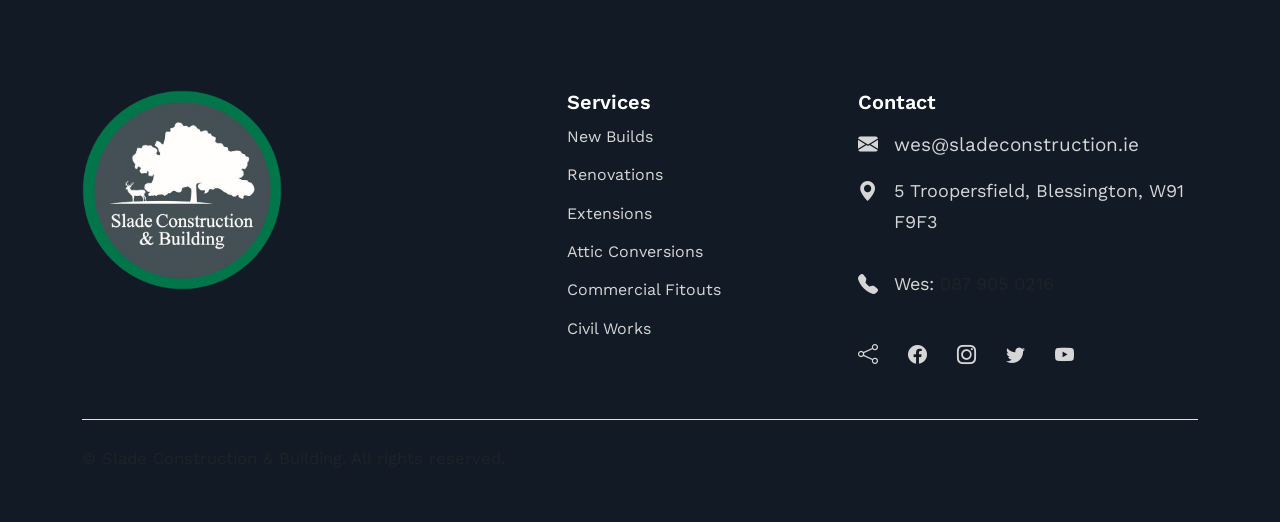
<file: public/about.html>
<!doctype html>
<html lang="en">
<head>
  <meta charset="utf-8">
  <meta name="viewport" content="width=device-width, initial-scale=1">
  <title>About Us | Slade Construction & Building</title>
  <meta name="description" content="Project details from Slade Construction & Building in Dublin and Wicklow.">
  <link rel="canonical" href="https://sladeconstruction.ie/about.html">
  <meta property="og:title" content="About Us | Slade Construction & Building">
  <meta property="og:description" content="Selected construction project by Slade Construction & Building.">
  <meta property="og:url" content="https://sladeconstruction.ie/about.html">
  <meta property="og:type" content="article">
  
  <link rel="stylesheet" href="css/vendor.css">
  <link rel="stylesheet" href="https://cdn.jsdelivr.net/npm/swiper@9/swiper-bundle.min.css">
  <link rel="stylesheet" href="https://cdn.jsdelivr.net/npm/bootstrap-icons@1.5.0/font/bootstrap-icons.css">
  <link href="https://cdn.jsdelivr.net/npm/bootstrap@5.2.3/dist/css/bootstrap.min.css" rel="stylesheet"
    integrity="sha384-rbsA2VBKQhggwzxH7pPCaAqO46MgnOM80zW1RWuH61DGLwZJEdK2Kadq2F9CUG65"
    crossorigin="anonymous">
  <link rel="stylesheet" href="style.css">

  <link rel="preconnect" href="https://fonts.googleapis.com">
  <link rel="preconnect" href="https://fonts.gstatic.com" crossorigin>
  <link
    href="https://fonts.googleapis.com/css2?family=Work+Sans:wght@300;400;500;600;700&display=swap"
    rel="stylesheet">

  <script src="js/modernizr.js"></script>

  <style>
    .project-hero-image { width:100%; height:auto; max-height:680px; object-fit:cover; }
    .project-meta { border-top:1px solid #ddd; border-bottom:1px solid #ddd; }
    .project-gallery img { width:100%; height:100%; object-fit:cover; }
  </style>
  <style>
    .site-logo { max-height: 58px; width: auto; object-fit: contain; }
  </style>

  <style>
    .quote-modal .modal-content, #quoteModal .modal-content { border-radius: 1rem; }
    #quoteModal .form-control, #quoteModal .form-select { border-radius: .65rem; }
    #quoteModal .modal-header { border-bottom: 0; }
    @media (max-width: 575.98px) {
      #quoteModal .modal-body, #quoteModal .modal-header { padding-left: 1.25rem !important; padding-right: 1.25rem !important; }
    }
  </style>
</head>
<body>
<!-- Header -->
  <header id="nav" class="site-header position-fixed text-white bg-dark">
    <nav id="main-navigation" class="navbar navbar-expand-lg py-2" aria-label="Main navigation">
      <div class="container">
        <a class="navbar-brand d-flex align-items-center gap-3" href="./index.html" aria-label="Slade Construction & Building home">
          <img src="images/logo.png" class="site-logo" alt="Slade Construction & Building">
          <span class="d-none d-sm-block small text-white-80 border-start ps-3" style="font-family: 'Satisfy', cursive; font-weight: 500; font-style: bold; ">Building your vision.</span>
        </a>

        <button class="navbar-toggler text-white border-0" type="button" data-bs-toggle="offcanvas"
          data-bs-target="#mainMenu" aria-controls="mainMenu" aria-label="Open navigation">
          <i class="bi bi-list fs-2" aria-hidden="true"></i>
        </button>

        <div class="offcanvas offcanvas-end" tabindex="-1" id="mainMenu" aria-labelledby="mainMenuLabel">
          <div class="offcanvas-header">
            <h2 class="offcanvas-title h5" id="mainMenuLabel">Slade Construction</h2>
            <button type="button" class="btn-close btn-close-white" data-bs-dismiss="offcanvas" aria-label="Close navigation"></button>
          </div>
          <div class="offcanvas-body">
            <ul class="navbar-nav align-items-lg-center justify-content-end flex-grow-1">
              <li class="nav-item"><a class="nav-link me-lg-4" href="index.html">Home</a></li>
              <li class="nav-item"><a class="nav-link me-lg-4" href="projects.html">Projects</a></li>
              <li class="nav-item"><a class="nav-link active me-lg-4" href="about.html">About</a></li>
              <li class="nav-item"><a class="nav-link me-lg-4" href="careers.html">Careers</a></li>
              <li class="nav-item mt-3 mt-lg-0">
                <button type="button" class="btn btn-primary px-4" data-bs-toggle="modal" data-bs-target="#quoteModal">Request a Quote</button>
              </li>
            </ul>
          </div>
        </div>
      </div>
    </nav>
  </header>

<main>
  <!-- Page Hero -->
  <section class="py-5 bg-dark text-white">
    <div class="container py-5">
      <div class="row align-items-center g-5">
        <div class="col-lg-7">
          <p class="text-uppercase fw-semibold small mb-3 ">About Slade Construction & Building</p>
          <h1 class="display-4 fw-semibold mb-3">Building with care, clarity and purpose.</h1>
          <p class="lead text-white-50 mb-4">From new builds and renovations to extensions, attic conversions, commercial fitouts and civil works, we help turn ideas into well-built spaces.</p>
          <a href="#quoteModal" class="btn btn-primary btn-lg" data-bs-toggle="modal" data-bs-target="#quoteModal">Start Your Project</a>
        </div>
        <div class="col-lg-5">
          <img src="images/construction.png" class="img-fluid rounded-3" alt="Construction work by Slade Construction & Building" loading="eager">
        </div>
      </div>
    </div>
  </section>

  <!-- Who We Are -->
  <section class="py-5">
    <div class="container py-lg-4">
      <div class="row align-items-center g-5">
        <div class="col-lg-6">
          <p class="text-uppercase fw-semibold  small mb-2">Who we are</p>
          <h2 class="display-6 fw-semibold mb-4">A straightforward approach to construction.</h2>
          <p class="text-muted">Slade Construction & Building provides construction and building services for residential, commercial and civil projects across Dublin and Wicklow.</p>
          <p class="text-muted mb-0">We believe the building process should be clear from the start. Good communication, careful planning and quality workmanship help keep a project moving from the first conversation through to completion.</p>
        </div>
        <div class="col-lg-6">
          <div class="p-4 p-lg-5 bg-dark rounded-3">
            <h3 class="h4 mb-4">What matters to us</h3>
            <div class="d-flex gap-3 mb-4">
              <div class="text-primary fs-3"><i class="bi bi-chat-square-text" aria-hidden="true"></i></div>
              <div><h4 class="h6 mb-1">Clear communication</h4><p class="small text-muted mb-0">Keep clients informed and make the next step easy to understand.</p></div>
            </div>
            <div class="d-flex gap-3 mb-4">
              <div class="text-primary fs-3"><i class="bi bi-check2-circle" aria-hidden="true"></i></div>
              <div><h4 class="h6 mb-1">Quality workmanship</h4><p class="small text-muted mb-0">Approach each stage with care, attention to detail and practical thinking.</p></div>
            </div>
            <div class="d-flex gap-3">
              <div class="text-primary fs-3"><i class="bi bi-people" aria-hidden="true"></i></div>
              <div><h4 class="h6 mb-1">A personal service</h4><p class="small text-muted mb-0">Build a working relationship based on trust, respect and straightforward advice.</p></div>
            </div>
          </div>
        </div>
      </div>
    </div>
  </section>

  <!-- How We Work -->
  <section class="py-5 bg-dark">
    <div class="container py-lg-4">
      <div class="text-center mx-auto" style="max-width: 720px;">
        <p class="text-uppercase fw-semibold  small mb-2">How we work</p>
        <h2 class="display-6 fw-semibold mb-3">Simple from the first conversation.</h2>
        <p class="text-muted mb-5">Every project is different, but our approach stays focused on keeping the process clear and practical.</p>
      </div>
      <div class="row g-4">
        <div class="col-md-4">
          <div class="h-100 bg-white p-4 rounded-3">
            <span class="d-inline-flex align-items-center justify-content-center rounded-circle bg-primary text-white mb-3" style="width:44px;height:44px;">1</span>
            <h3 class="h5 text-dark">Talk</h3>
            <p class="text-muted mb-0">Tell us what you are planning, where the project is and what you want to achieve.</p>
          </div>
        </div>
        <div class="col-md-4">
          <div class="h-100 bg-white p-4 rounded-3">
            <span class="d-inline-flex align-items-center justify-content-center rounded-circle bg-primary text-white mb-3" style="width:44px;height:44px;">2</span>
            <h3 class="h5 text-dark">Plan</h3>
            <p class="text-muted mb-0">We work through the scope and practical requirements so the project has a clear direction.</p>
          </div>
        </div>
        <div class="col-md-4">
          <div class="h-100 bg-white p-4 rounded-3">
            <span class="d-inline-flex align-items-center justify-content-center rounded-circle bg-primary text-white mb-3" style="width:44px;height:44px;">3</span>
            <h3 class="h5 text-dark">Build</h3>
            <p class="text-muted mb-0">From the agreed scope through to completion, we focus on doing the work properly and keeping communication open.</p>
          </div>
        </div>
      </div>
    </div>
  </section>

  <!-- Capabilities -->
  <section class="py-5">
    <div class="container py-lg-4">
      <div class="row align-items-center g-5">
        <div class="col-lg-5">
          <img src="images/quality.png" class="img-fluid rounded-3" alt="Quality-focused construction work" loading="lazy">
        </div>
        <div class="col-lg-7">
          <p class="text-uppercase fw-semibold  small mb-2">What we do</p>
          <h2 class="display-6 fw-semibold mb-3">One team for a wide range of building work.</h2>
          <p class="text-muted mb-4">Our services cover the main stages and types of work our clients may need, whether it is a complete build or a focused improvement to an existing property.</p>
          <div class="row g-3">
            <div class="col-sm-6"><a href="services.html" class="d-flex align-items-center gap-2 text-decoration-none"><i class="bi bi-arrow-right text-primary"></i><span>New Builds</span></a></div>
            <div class="col-sm-6"><a href="services.html" class="d-flex align-items-center gap-2 text-decoration-none"><i class="bi bi-arrow-right text-primary"></i><span>Renovations</span></a></div>
            <div class="col-sm-6"><a href="services.html" class="d-flex align-items-center gap-2 text-decoration-none"><i class="bi bi-arrow-right text-primary"></i><span>Extensions</span></a></div>
            <div class="col-sm-6"><a href="services.html" class="d-flex align-items-center gap-2 text-decoration-none"><i class="bi bi-arrow-right text-primary"></i><span>Attic Conversions</span></a></div>
            <div class="col-sm-6"><a href="services.html" class="d-flex align-items-center gap-2 text-decoration-none"><i class="bi bi-arrow-right text-primary"></i><span>Commercial Fitouts</span></a></div>
            <div class="col-sm-6"><a href="services.html" class="d-flex align-items-center gap-2 text-decoration-none"><i class="bi bi-arrow-right text-primary"></i><span>Civil Works</span></a></div>
          </div>
        </div>
      </div>
    </div>
  </section>

  <!-- Local Focus -->
  <section class="py-5 border-top border-bottom">
    <div class="container py-lg-4">
      <div class="row align-items-center g-4">
        <div class="col-lg-8">
          <p class="text-uppercase fw-semibold  small mb-2">Dublin & Wicklow</p>
          <h2 class="h1 fw-semibold mb-3">Local knowledge. Practical delivery.</h2>
          <p class="text-muted mb-0">Working across Dublin and Wicklow, we aim to make the construction process straightforward for homeowners, businesses and project partners.</p>
        </div>
        <div class="col-lg-4 text-lg-end">
          <a href="projects.html" class="btn btn-outline-primary me-2">View Projects</a>
        </div>
      </div>
    </div>
  </section>

  <!-- CTA -->
  <section class="py-5">
    <div class="container py-lg-4">
      <div class="bg-dark text-white rounded-3 p-4 p-lg-5 text-center">
        <p class="text-uppercase fw-semibold text-primary small mb-2">Have a project in mind?</p>
        <h2 class="display-6 fw-semibold mb-3">Let's talk about what you're building.</h2>
        <p class="text-white-50 mx-auto mb-4" style="max-width: 650px;">Give us the basics and we can start the conversation. No obligation — just an initial discussion about your project.</p>
        <button type="button" class="btn btn-primary btn-lg" data-bs-toggle="modal" data-bs-target="#quoteModal">Request a Quote</button>
      </div>
    </div>
  </section>
</main>
<footer id="footer">
    <div class="container footer-container py-5">

      <div class="row g-5">

        <div class="col-md-5">
          <a href="./index.html" class="d-inline-block mb-3" aria-label="Slade Construction & Building home" style="align-items: center; display: flex;">
            <img src="images/logo.png" height="200" alt="Slade Construction & Building">
          </a>
        </div>

        <div class="col-sm-6 col-md-3">
          <h2 class="h5">Services</h2>
          <ul class="nav flex-column">
            <li class="nav-item mb-2"><a href="project-single.html" class="nav-link p-0">New Builds</a></li>
            <li class="nav-item mb-2"><a href="project-single.html" class="nav-link p-0">Renovations</a></li>
            <li class="nav-item mb-2"><a href="project-single.html" class="nav-link p-0">Extensions</a></li>
            <li class="nav-item mb-2"><a href="project-single.html" class="nav-link p-0">Attic Conversions</a></li>
            <li class="nav-item mb-2"><a href="project-single.html" class="nav-link p-0">Commercial Fitouts</a></li>
            <li class="nav-item mb-2"><a href="project-single.html" class="nav-link p-0">Civil Works</a></li>
          </ul>
        </div>

        <div class="col-sm-6 col-md-4">
          <h2 class="h5">Contact</h2>
          <ul class="list-group list-group-flush border-0">

            <li class="list-group-item border-0 bg-transparent d-flex align-items-start px-0">
              <i class="bi bi-envelope-fill fs-5 me-3" aria-hidden="true"></i>
              <a href="mailto:wes@sladeconstruction.ie"
                class="text-decoration-none">wes@sladeconstruction.ie</a>
            </li>

            <li class="list-group-item border-0 bg-transparent d-flex align-items-start px-0">
              <i class="bi bi-geo-alt-fill fs-5 me-3" aria-hidden="true"></i>
              <p>5 Troopersfield, Blessington, W91 F9F3</p>
            </li>

            <li class="list-group-item border-0 bg-transparent d-flex align-items-start px-0">
              <i class="bi bi-telephone-fill fs-5 me-3" aria-hidden="true"></i>
              <p>Wes: <a href="tel:0879050216" class="text-muted text-decoration-none">087 905 0216</a></p>                      
            </li>

          </ul>

          <!-- Add verified social profile URLs before launch. -->

          <div class="d-flex gap-3 mt-3" aria-label="Social media">
            <span class="text-muted" title="Social profile URL to be added">
              <i class="bi bi-share fs-5 pe-4" aria-hidden="true"></i>
              <i class="bi-facebook pe-4"></i>
              <i class="bi-instagram pe-4"></i>
              <i class="bi-twitter pe-4"></i>
              <i class="bi-youtube pe-4"></i>
            </span>
          </div>
        </div>

      </div>

      <div class="border-top mt-5 pt-4">
        <p class="small text-muted mb-0">
          &copy; <span id="current-year"></span> Slade Construction &amp; Building. All rights reserved.
        </p>
      </div>

    </div>
  </footer>

<script src="js/script.js"></script>
<script src="https://cdn.jsdelivr.net/npm/swiper@9/swiper-bundle.min.js"></script>
<script src="https://cdn.jsdelivr.net/npm/bootstrap@5.2.3/dist/js/bootstrap.bundle.min.js"
  integrity="sha384-kenU1KFdBIe4zVF0s0G1M5b4hcpxyD9F7jL+jjXkk+Q2h455rYXK/7HAuoJl+0I4"
  crossorigin="anonymous"></script>
<script>
  document.querySelectorAll('.js-year').forEach(function (el) {
    el.textContent = new Date().getFullYear();
  });
</script>


  <!-- Request a Quote modal -->
  <div class="modal fade" id="quoteModal" tabindex="-1" aria-labelledby="quoteModalLabel" aria-hidden="true">
    <div class="modal-dialog modal-dialog-centered modal-lg">
      <div class="modal-content border-0 shadow-lg bg-dark">
        <div class="modal-header px-4 pt-4 pb-2">
          <div>
            <p class="text-uppercase fw-semibold text-white small mb-1">Start your project</p>
            <h2 class="modal-title h3 mb-1" id="quoteModalLabel">Request a Quote</h2>
            <p class="text-muted mb-0 small">Tell us the basics. It only takes a minute.</p>
          </div>
          <button type="button" class="btn-close" data-bs-dismiss="modal" aria-label="Close"></button>
        </div>
        <div class="modal-body p-4">
          <!-- Connect this form to the site's enquiry endpoint before production. -->
          <form action="contact.html" method="get" id="quickQuoteForm">
            <input type="hidden" name="source" value="quote-modal">
            <div class="row g-3">
              <div class="col-md-6">
                <label for="quote-name" class="form-label">Your name <span class="text-primary">*</span></label>
                <input type="text" class="form-control form-control-lg" id="quote-name" name="name" autocomplete="name" required>
              </div>
              <div class="col-md-6">
                <label for="quote-contact" class="form-label">Phone or email <span class="text-primary">*</span></label>
                <input type="text" class="form-control form-control-lg" id="quote-contact" name="contact" autocomplete="email" placeholder="How should we contact you?" required>
              </div>
              <div class="col-md-6">
                <label for="quote-type" class="form-label">What do you need? <span class="text-primary">*</span></label>
                <select class="form-select form-select-lg" id="quote-type" name="project_type" required>
                  <option value="" selected>Select a project type</option>
                  <option value="new-build">New Build</option>
                  <option value="renovation">Renovation</option>
                  <option value="extension">Extension</option>
                  <option value="attic-conversion">Attic Conversion</option>
                  <option value="commercial-fitout">Commercial Fitout</option>
                  <option value="civil-works">Civil Works</option>
                  <option value="other">Other / Not sure yet</option>
                </select>
              </div>
              <div class="col-md-6">
                <label for="quote-location" class="form-label">Project location <span class="text-primary">*</span></label>
                <input type="text" class="form-control form-control-lg" id="quote-location" name="location" autocomplete="address-level2" placeholder="Town / area" required>
              </div>
              <div class="col-12">
                <label for="quote-message" class="form-label">A few details <span class="text-muted fw-normal">(optional)</span></label>
                <textarea class="form-control" id="quote-message" name="message" rows="3" placeholder="Briefly tell us what you are planning..."></textarea>
              </div>
            </div>
            <div class="d-flex flex-column flex-sm-row align-items-sm-center justify-content-between gap-3 mt-4">
              <p class="small text-muted mb-0"><i class="bi bi-shield-check me-1" aria-hidden="true"></i>No obligation — just an initial conversation.</p>
              <button type="submit" class="btn btn-primary btn-lg px-4">Send My Enquiry <i class="bi bi-arrow-right ms-2" aria-hidden="true"></i></button>
            </div>
          </form>
        </div>
      </div>
    </div>
  </div>

</body>
</html>
</file>
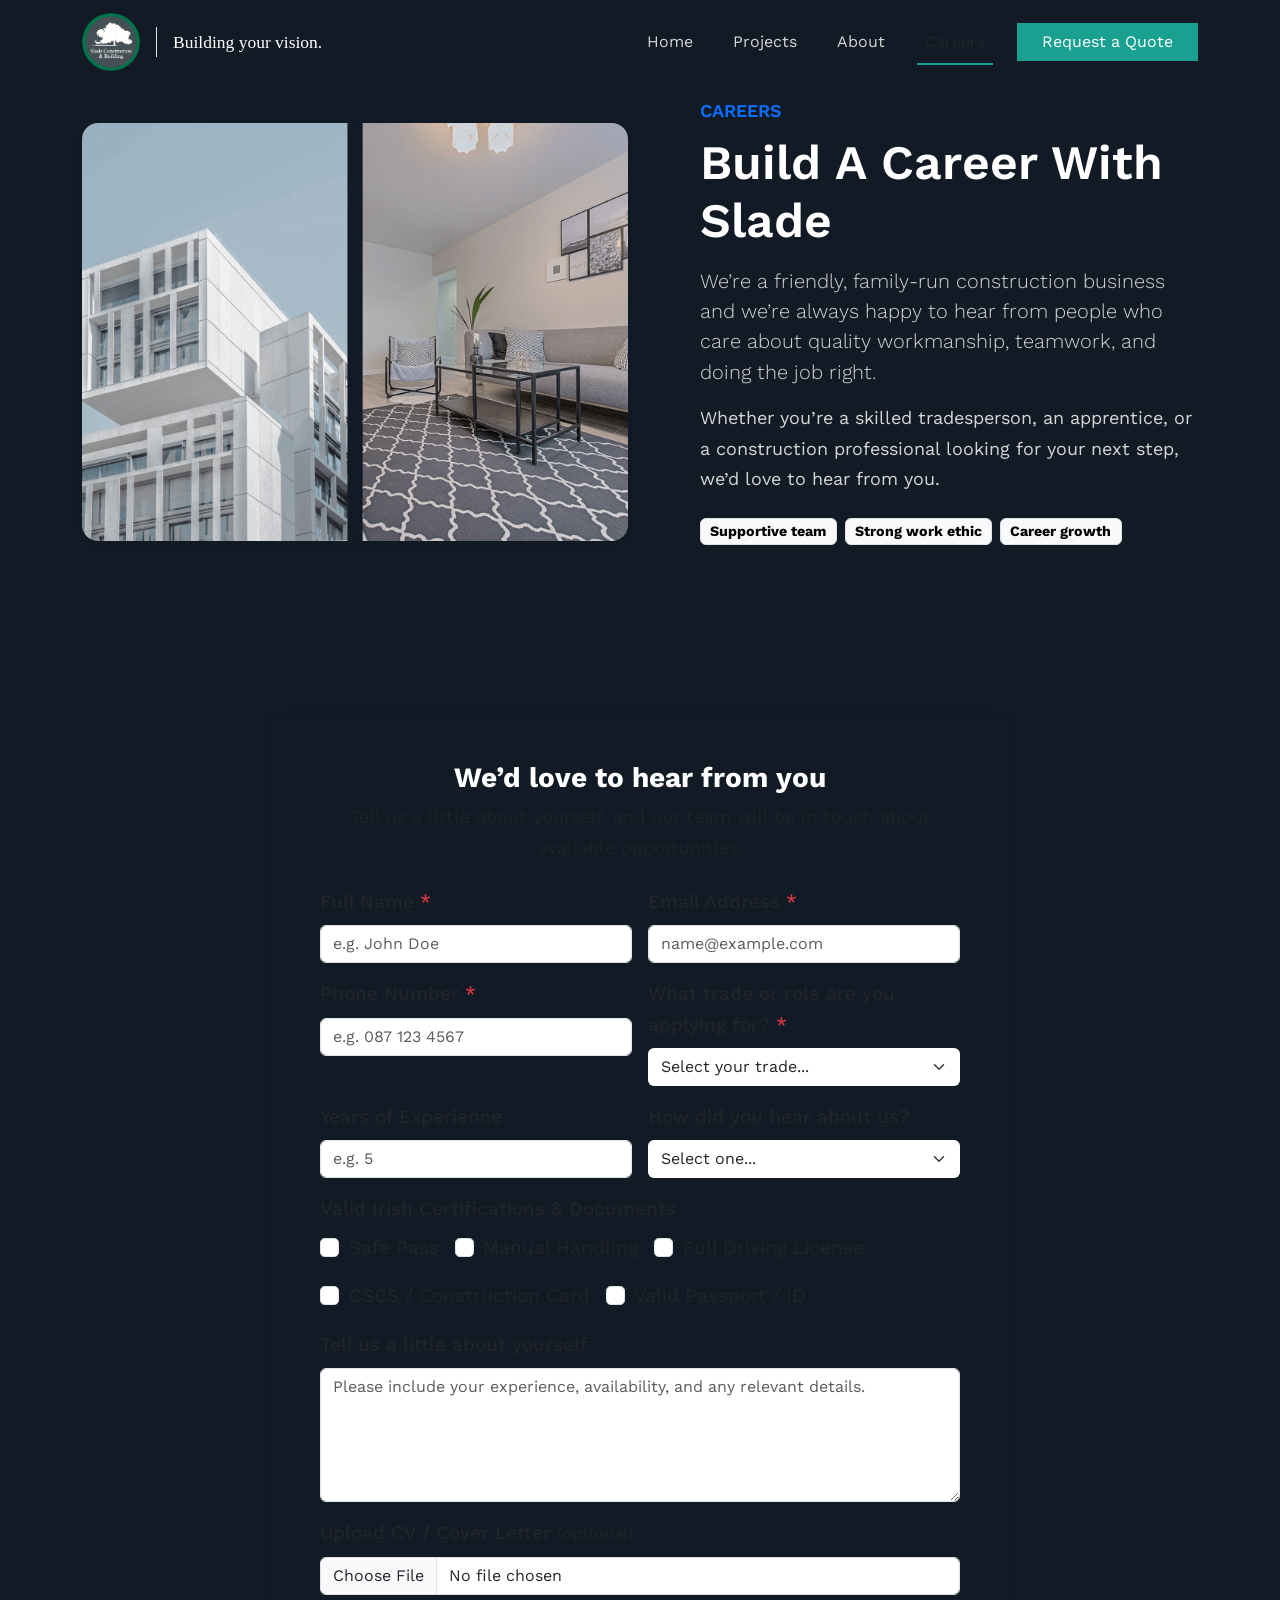
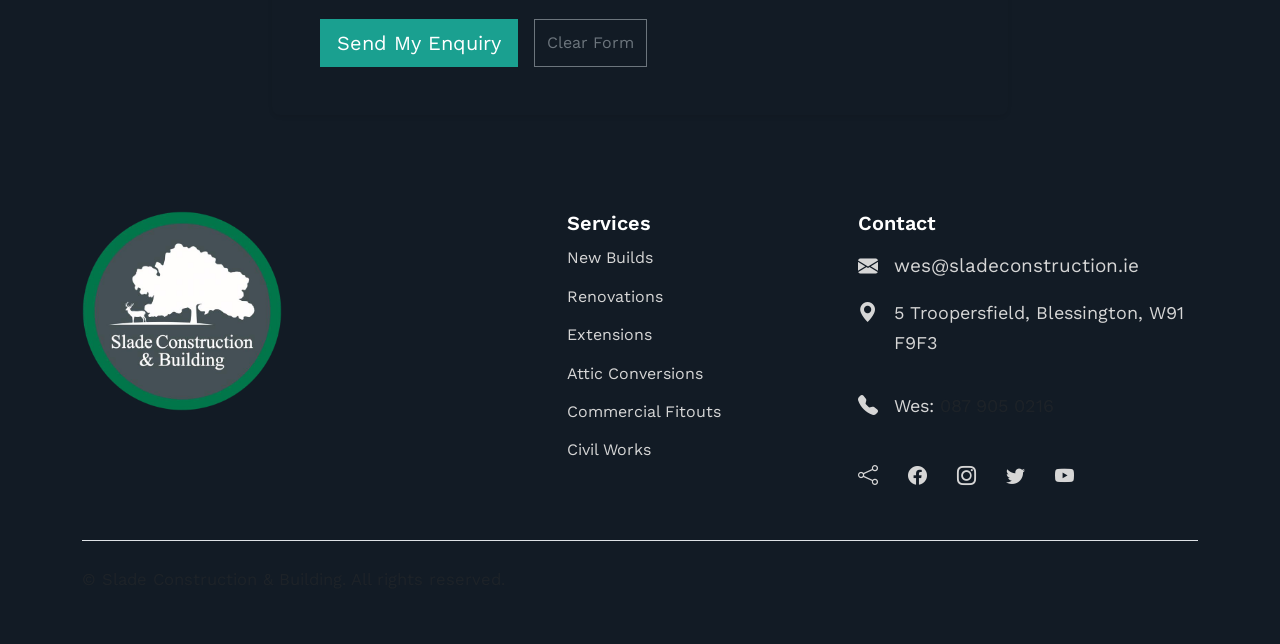
<file: public/careers.html>
<!doctype html>
<html lang="en">
<head>
  <meta charset="utf-8">
  <meta name="viewport" content="width=device-width, initial-scale=1">
  <title>About Us | Slade Construction & Building</title>
  <meta name="description" content="Project details from Slade Construction & Building in Dublin and Wicklow.">
  <link rel="canonical" href="https://sladeconstruction.ie/about.html">
  <meta property="og:title" content="About Us | Slade Construction & Building">
  <meta property="og:description" content="Selected construction project by Slade Construction & Building.">
  <meta property="og:url" content="https://sladeconstruction.ie/about.html">
  <meta property="og:type" content="article">
  
  <link rel="stylesheet" href="css/vendor.css">
  <link rel="stylesheet" href="https://cdn.jsdelivr.net/npm/swiper@9/swiper-bundle.min.css">
  <link rel="stylesheet" href="https://cdn.jsdelivr.net/npm/bootstrap-icons@1.5.0/font/bootstrap-icons.css">
  <link href="https://cdn.jsdelivr.net/npm/bootstrap@5.2.3/dist/css/bootstrap.min.css" rel="stylesheet"
    integrity="sha384-rbsA2VBKQhggwzxH7pPCaAqO46MgnOM80zW1RWuH61DGLwZJEdK2Kadq2F9CUG65"
    crossorigin="anonymous">
  <link rel="stylesheet" href="style.css">

  <link rel="preconnect" href="https://fonts.googleapis.com">
  <link rel="preconnect" href="https://fonts.gstatic.com" crossorigin>
  <link
    href="https://fonts.googleapis.com/css2?family=Work+Sans:wght@300;400;500;600;700&display=swap"
    rel="stylesheet">

  <script src="js/modernizr.js"></script>

  <style>
    .project-hero-image { width:100%; height:auto; max-height:680px; object-fit:cover; }
    .project-meta { border-top:1px solid #ddd; border-bottom:1px solid #ddd; }
    .project-gallery img { width:100%; height:100%; object-fit:cover; }
  </style>
  <style>
    .site-logo { max-height: 58px; width: auto; object-fit: contain; }
  </style>

  <style>
    .quote-modal .modal-content, #quoteModal .modal-content { border-radius: 1rem; }
    #quoteModal .form-control, #quoteModal .form-select { border-radius: .65rem; }
    #quoteModal .modal-header { border-bottom: 0; }
    @media (max-width: 575.98px) {
      #quoteModal .modal-body, #quoteModal .modal-header { padding-left: 1.25rem !important; padding-right: 1.25rem !important; }
    }
  </style>
</head>
<body>
<!-- Header -->
  <header id="nav" class="site-header position-fixed text-white bg-dark">
    <nav id="main-navigation" class="navbar navbar-expand-lg py-2" aria-label="Main navigation">
      <div class="container">
        <a class="navbar-brand d-flex align-items-center gap-3" href="./index.html" aria-label="Slade Construction & Building home">
          <img src="images/logo.png" class="site-logo" alt="Slade Construction & Building">
          <span class="d-none d-sm-block small text-white-80 border-start ps-3" style="font-family: 'Satisfy', cursive; font-weight: 500; font-style: bold; ">Building your vision.</span>
        </a>

        <button class="navbar-toggler text-white border-0" type="button" data-bs-toggle="offcanvas"
          data-bs-target="#mainMenu" aria-controls="mainMenu" aria-label="Open navigation">
          <i class="bi bi-list fs-2" aria-hidden="true"></i>
        </button>

        <div class="offcanvas offcanvas-end" tabindex="-1" id="mainMenu" aria-labelledby="mainMenuLabel">
          <div class="offcanvas-header">
            <h2 class="offcanvas-title h5" id="mainMenuLabel">Slade Construction</h2>
            <button type="button" class="btn-close btn-close-white" data-bs-dismiss="offcanvas" aria-label="Close navigation"></button>
          </div>
          <div class="offcanvas-body">
            <ul class="navbar-nav align-items-lg-center justify-content-end flex-grow-1">
              <li class="nav-item"><a class="nav-link me-lg-4" href="index.html">Home</a></li>
              <li class="nav-item"><a class="nav-link me-lg-4" href="projects.html">Projects</a></li>
              <li class="nav-item"><a class="nav-link me-lg-4" href="about.html">About</a></li>
              <li class="nav-item"><a class="nav-link active me-lg-4" href="careers.html">Careers</a></li>
              <li class="nav-item mt-3 mt-lg-0">
                <button type="button" class="btn btn-primary px-4" data-bs-toggle="modal" data-bs-target="#quoteModal">Request a Quote</button>
              </li>
            </ul>
          </div>
        </div>
      </div>
    </nav>
  </header>

<main>

  <!-- Careers Header Section -->
  <section id="careers" class="py-5" aria-labelledby="careers-title">
    <div class="container-lg my-5">
      <div class="row align-items-center g-4">

        <div class="col-md-6">
          <div class="image-holder d-flex rounded-4 overflow-hidden shadow-sm">
            <img src="images/group.png" class="img-fluid" alt="Slade Construction team" loading="lazy">
          </div>
        </div>

        <div class="col-md-6">
          <div class="text-content ps-md-5 mt-4 mt-md-0">
            <p class="text-uppercase fw-semibold mb-2 text-primary">Careers</p>
            <h2 id="careers-title" class="text-capitalize mb-3">Build a career with Slade</h2>
            <p class="lead">
              We’re a friendly, family-run construction business and we’re always happy to hear from people who care about quality workmanship, teamwork, and doing the job right.
            </p>
            <p class="mb-4">
              Whether you’re a skilled tradesperson, an apprentice, or a construction professional looking for your next step, we’d love to hear from you.
            </p>

            <div class="d-flex flex-wrap gap-2 mb-4">
              <span class="badge text-bg-light border">Supportive team</span>
              <span class="badge text-bg-light border">Strong work ethic</span>
              <span class="badge text-bg-light border">Career growth</span>
            </div>

          </div>
        </div>

      </div>
    </div>
  </section>

  <!-- Application Form Section -->
  <section id="application-form-section" class="py-5 bg-dark">
    <div class="container">
      <div class="row justify-content-center">
        <div class="col-lg-8">
          <div class="card shadow-sm border-0 rounded-3 p-4 p-md-5">
            <div class="text-center mb-4">
              <h3 class="fw-bold">We’d love to hear from you</h3>
              <p class="text-muted mb-0">Tell us a little about yourself, and our team will be in touch about available opportunities.</p>
            </div>

            <form action="#" method="POST" enctype="multipart/form-data" class="needs-validation" novalidate>
              <div class="row g-3">
                <!-- Full Name -->
                <div class="col-md-6">
                  <label for="applicantName" class="form-label fw-medium">Full Name <span class="text-danger">*</span></label>
                  <input type="text" class="form-control" id="applicantName" name="name" required placeholder="e.g. John Doe">
                </div>

                <!-- Email Address -->
                <div class="col-md-6">
                  <label for="applicantEmail" class="form-label fw-medium">Email Address <span class="text-danger">*</span></label>
                  <input type="email" class="form-control" id="applicantEmail" name="email" required placeholder="name@example.com">
                </div>

                <!-- Phone Number -->
                <div class="col-md-6">
                  <label for="applicantPhone" class="form-label fw-medium">Phone Number <span class="text-danger">*</span></label>
                  <input type="tel" class="form-control" id="applicantPhone" name="phone" required placeholder="e.g. 087 123 4567" inputmode="tel">
                </div>

                <!-- Position Applied For -->
                <div class="col-md-6">
                  <label for="applicantRole" class="form-label fw-medium">What trade or role are you applying for? <span class="text-danger">*</span></label>
                  <select class="form-select" id="applicantRole" name="role" required>
                    <option value="" selected disabled>Select your trade...</option>
                    <option value="carpenter">Carpenter / Joiner</option>
                    <option value="bricklayer">Bricklayer</option>
                    <option value="plasterer">Plasterer</option>
                    <option value="plumber">Plumber</option>
                    <option value="electrician">Electrician</option>
                    <option value="groundworker">Groundworker / Laborer</option>
                    <option value="apprentice">Apprentice (Any Trade)</option>
                    <option value="foreman">Site Foreman / Management</option>
                    <option value="other">Other Construction Professional</option>
                  </select>
                </div>

                <!-- Experience -->
                <div class="col-md-6">
                  <label for="applicantExperience" class="form-label fw-medium">Years of Experience</label>
                  <input type="number" class="form-control" id="applicantExperience" name="experience" min="0" max="50" placeholder="e.g. 5">
                </div>

                <!-- How heard about us -->
                <div class="col-md-6">
                  <label for="applicantSource" class="form-label fw-medium">How did you hear about us?</label>
                  <select class="form-select" id="applicantSource" name="source">
                    <option value="" selected disabled>Select one...</option>
                    <option value="word_of_mouth">Word of Mouth</option>
                    <option value="website">Website</option>
                    <option value="social_media">Social Media</option>
                    <option value="job_board">Job Board</option>
                    <option value="other">Other</option>
                  </select>
                </div>

                <!-- Certifications Checklist -->
                <div class="col-12">
                  <label class="form-label d-block fw-medium">Valid Irish Certifications &amp; Documents</label>
                  <div class="d-flex flex-wrap gap-3">
                    <div class="form-check">
                      <input class="form-check-input" type="checkbox" id="certSafePass" name="certs[]" value="safepass">
                      <label class="form-check-label" for="certSafePass">Safe Pass</label>
                    </div>
                    <div class="form-check">
                      <input class="form-check-input" type="checkbox" id="certManualHandling" name="certs[]" value="manual_handling">
                      <label class="form-check-label" for="certManualHandling">Manual Handling</label>
                    </div>
                    <div class="form-check">
                      <input class="form-check-input" type="checkbox" id="certDrivingLicense" name="certs[]" value="driving_license">
                      <label class="form-check-label" for="certDrivingLicense">Full Driving License</label>
                    </div>
                    <div class="form-check">
                      <input class="form-check-input" type="checkbox" id="certCscs" name="certs[]" value="cscs">
                      <label class="form-check-label" for="certCscs">CSCS / Construction Card</label>
                    </div>
                    <div class="form-check">
                      <input class="form-check-input" type="checkbox" id="certPassport" name="certs[]" value="passport">
                      <label class="form-check-label" for="certPassport">Valid Passport / ID</label>
                    </div>
                  </div>
                </div>

                <!-- Additional information -->
                <div class="col-12">
                  <label for="applicantMessage" class="form-label fw-medium">Tell us a little about yourself</label>
                  <textarea class="form-control" id="applicantMessage" name="message" rows="5" placeholder="Please include your experience, availability, and any relevant details."></textarea>
                </div>

                <!-- CV upload -->
                <div class="col-12">
                  <label for="applicantCv" class="form-label fw-medium">Upload CV / Cover Letter <span class="text-muted small">(optional)</span></label>
                  <input type="file" class="form-control" id="applicantCv" name="cv" accept=".pdf,.doc,.docx">
                </div>

                <!-- Submit buttons -->
                <div class="col-12 d-flex flex-wrap gap-3 pt-2">
                  <button type="submit" class="btn btn-primary btn-lg">Send My Enquiry</button>
                  <button type="reset" class="btn btn-outline-secondary">Clear Form</button>
                </div>
              </div>
            </form>
          </div>
        </div>
      </div>
    </div>
  </section>

</main>
<footer id="footer">
    <div class="container footer-container py-5">

      <div class="row g-5">

        <div class="col-md-5">
          <a href="./index.html" class="d-inline-block mb-3" aria-label="Slade Construction & Building home" style="align-items: center; display: flex;">
            <img src="images/logo.png" height="200" alt="Slade Construction & Building">
          </a>
        </div>

        <div class="col-sm-6 col-md-3">
          <h2 class="h5">Services</h2>
          <ul class="nav flex-column">
            <li class="nav-item mb-2"><a href="project-single.html" class="nav-link p-0">New Builds</a></li>
            <li class="nav-item mb-2"><a href="project-single.html" class="nav-link p-0">Renovations</a></li>
            <li class="nav-item mb-2"><a href="project-single.html" class="nav-link p-0">Extensions</a></li>
            <li class="nav-item mb-2"><a href="project-single.html" class="nav-link p-0">Attic Conversions</a></li>
            <li class="nav-item mb-2"><a href="project-single.html" class="nav-link p-0">Commercial Fitouts</a></li>
            <li class="nav-item mb-2"><a href="project-single.html" class="nav-link p-0">Civil Works</a></li>
          </ul>
        </div>

        <div class="col-sm-6 col-md-4">
          <h2 class="h5">Contact</h2>
          <ul class="list-group list-group-flush border-0">

            <li class="list-group-item border-0 bg-transparent d-flex align-items-start px-0">
              <i class="bi bi-envelope-fill fs-5 me-3" aria-hidden="true"></i>
              <a href="mailto:wes@sladeconstruction.ie"
                class="text-decoration-none">wes@sladeconstruction.ie</a>
            </li>

            <li class="list-group-item border-0 bg-transparent d-flex align-items-start px-0">
              <i class="bi bi-geo-alt-fill fs-5 me-3" aria-hidden="true"></i>
              <p>5 Troopersfield, Blessington, W91 F9F3</p>
            </li>

            <li class="list-group-item border-0 bg-transparent d-flex align-items-start px-0">
              <i class="bi bi-telephone-fill fs-5 me-3" aria-hidden="true"></i>
              <p>Wes: <a href="tel:0879050216" class="text-muted text-decoration-none">087 905 0216</a></p>                      
            </li>

          </ul>

          <!-- Add verified social profile URLs before launch. -->

          <div class="d-flex gap-3 mt-3" aria-label="Social media">
            <span class="text-muted" title="Social profile URL to be added">
              <i class="bi bi-share fs-5 pe-4" aria-hidden="true"></i>
              <i class="bi-facebook pe-4"></i>
              <i class="bi-instagram pe-4"></i>
              <i class="bi-twitter pe-4"></i>
              <i class="bi-youtube pe-4"></i>
            </span>
          </div>
        </div>

      </div>

      <div class="border-top mt-5 pt-4">
        <p class="small text-muted mb-0">
          &copy; <span id="current-year"></span> Slade Construction &amp; Building. All rights reserved.
        </p>
      </div>

    </div>
  </footer>

<script src="js/script.js"></script>
<script src="https://cdn.jsdelivr.net/npm/swiper@9/swiper-bundle.min.js"></script>
<script src="https://cdn.jsdelivr.net/npm/bootstrap@5.2.3/dist/js/bootstrap.bundle.min.js"
  integrity="sha384-kenU1KFdBIe4zVF0s0G1M5b4hcpxyD9F7jL+jjXkk+Q2h455rYXK/7HAuoJl+0I4"
  crossorigin="anonymous"></script>
<script>
  document.querySelectorAll('.js-year').forEach(function (el) {
    el.textContent = new Date().getFullYear();
  });
</script>


  <!-- Request a Quote modal -->
  <div class="modal fade" id="quoteModal" tabindex="-1" aria-labelledby="quoteModalLabel" aria-hidden="true">
    <div class="modal-dialog modal-dialog-centered modal-lg">
      <div class="modal-content border-0 shadow-lg bg-dark">
        <div class="modal-header px-4 pt-4 pb-2">
          <div>
            <p class="text-uppercase fw-semibold text-white small mb-1">Start your project</p>
            <h2 class="modal-title h3 mb-1" id="quoteModalLabel">Request a Quote</h2>
            <p class="text-muted mb-0 small">Tell us the basics. It only takes a minute.</p>
          </div>
          <button type="button" class="btn-close" data-bs-dismiss="modal" aria-label="Close"></button>
        </div>
        <div class="modal-body p-4">
          <!-- Connect this form to the site's enquiry endpoint before production. -->
          <form action="contact.html" method="get" id="quickQuoteForm">
            <input type="hidden" name="source" value="quote-modal">
            <div class="row g-3">
              <div class="col-md-6">
                <label for="quote-name" class="form-label">Your name <span class="text-primary">*</span></label>
                <input type="text" class="form-control form-control-lg" id="quote-name" name="name" autocomplete="name" required>
              </div>
              <div class="col-md-6">
                <label for="quote-contact" class="form-label">Phone or email <span class="text-primary">*</span></label>
                <input type="text" class="form-control form-control-lg" id="quote-contact" name="contact" autocomplete="email" placeholder="How should we contact you?" required>
              </div>
              <div class="col-md-6">
                <label for="quote-type" class="form-label">What do you need? <span class="text-primary">*</span></label>
                <select class="form-select form-select-lg" id="quote-type" name="project_type" required>
                  <option value="" selected>Select a project type</option>
                  <option value="new-build">New Build</option>
                  <option value="renovation">Renovation</option>
                  <option value="extension">Extension</option>
                  <option value="attic-conversion">Attic Conversion</option>
                  <option value="commercial-fitout">Commercial Fitout</option>
                  <option value="civil-works">Civil Works</option>
                  <option value="other">Other / Not sure yet</option>
                </select>
              </div>
              <div class="col-md-6">
                <label for="quote-location" class="form-label">Project location <span class="text-primary">*</span></label>
                <input type="text" class="form-control form-control-lg" id="quote-location" name="location" autocomplete="address-level2" placeholder="Town / area" required>
              </div>
              <div class="col-12">
                <label for="quote-message" class="form-label">A few details <span class="text-muted fw-normal">(optional)</span></label>
                <textarea class="form-control" id="quote-message" name="message" rows="3" placeholder="Briefly tell us what you are planning..."></textarea>
              </div>
            </div>
            <div class="d-flex flex-column flex-sm-row align-items-sm-center justify-content-between gap-3 mt-4">
              <p class="small text-muted mb-0"><i class="bi bi-shield-check me-1" aria-hidden="true"></i>No obligation — just an initial conversation.</p>
              <button type="submit" class="btn btn-primary btn-lg px-4">Send My Enquiry <i class="bi bi-arrow-right ms-2" aria-hidden="true"></i></button>
            </div>
          </form>
        </div>
      </div>
    </div>
  </div>

</body>
</html>
</file>
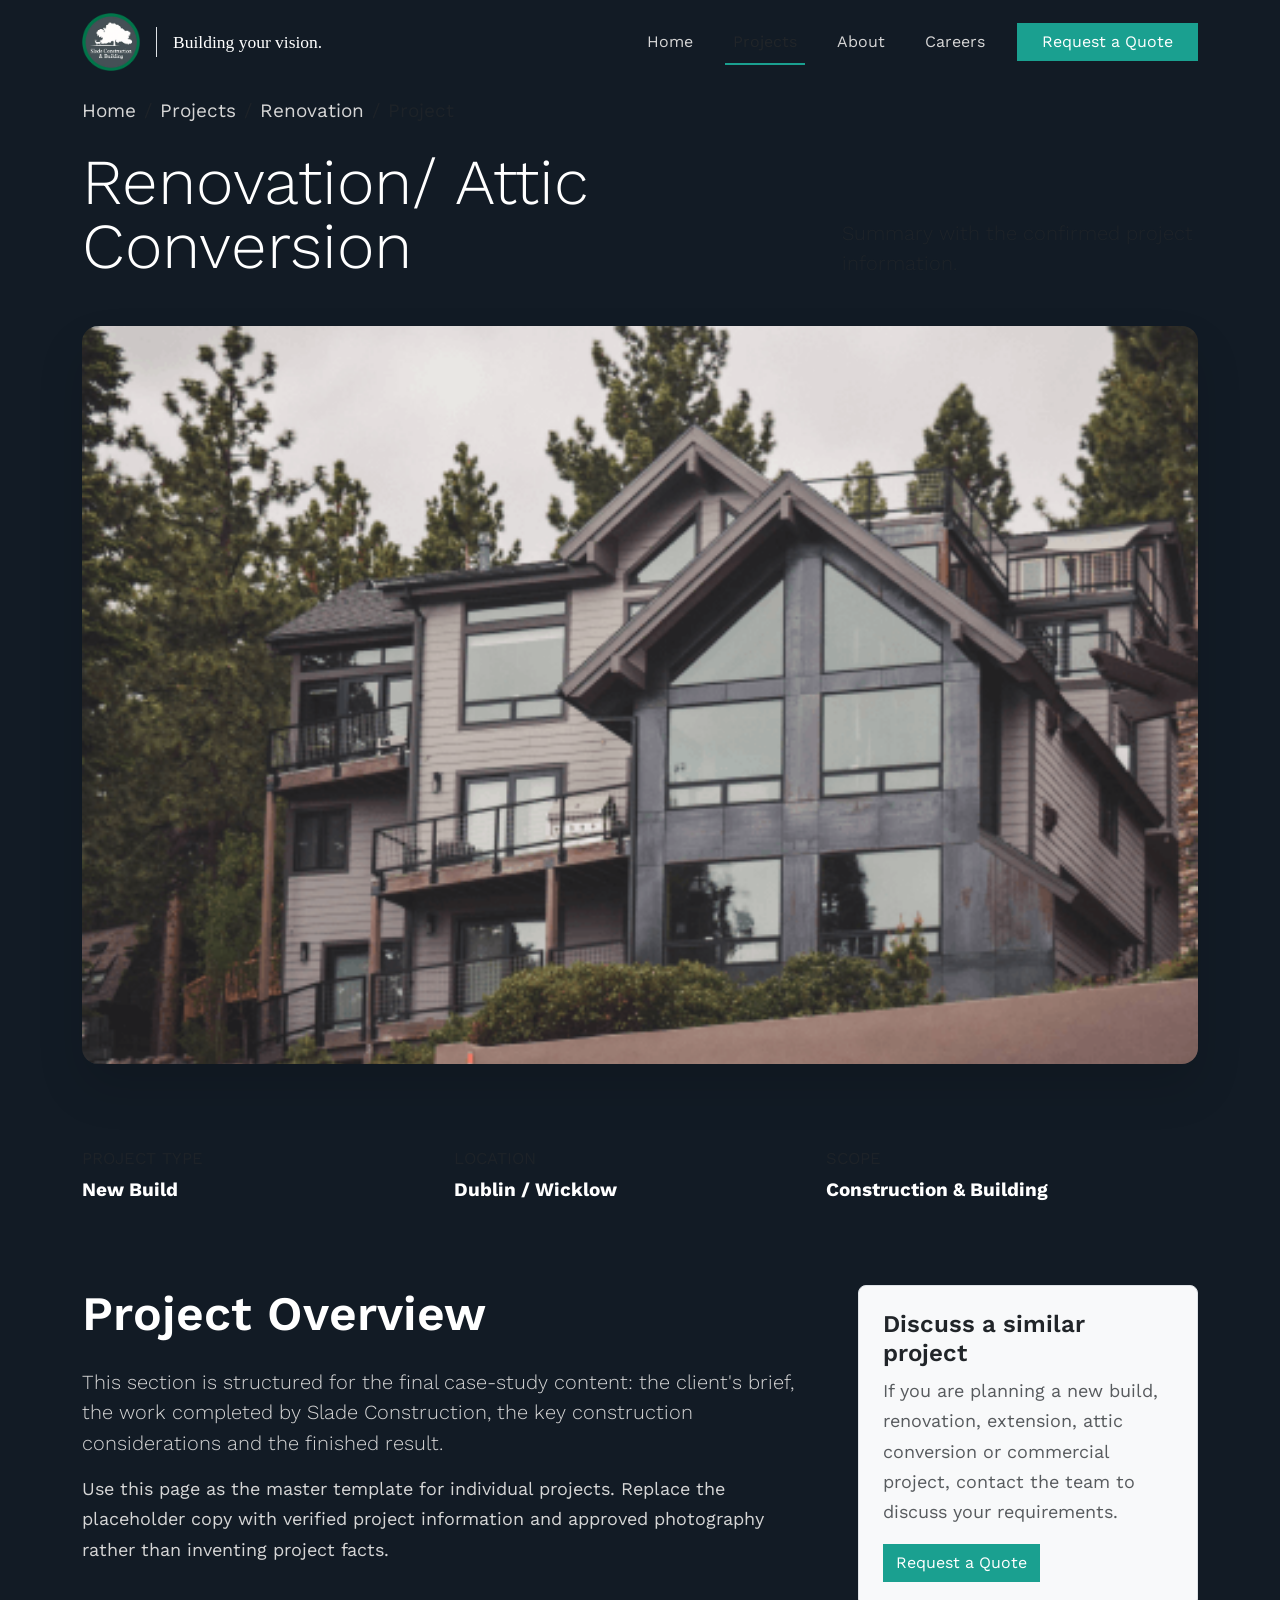
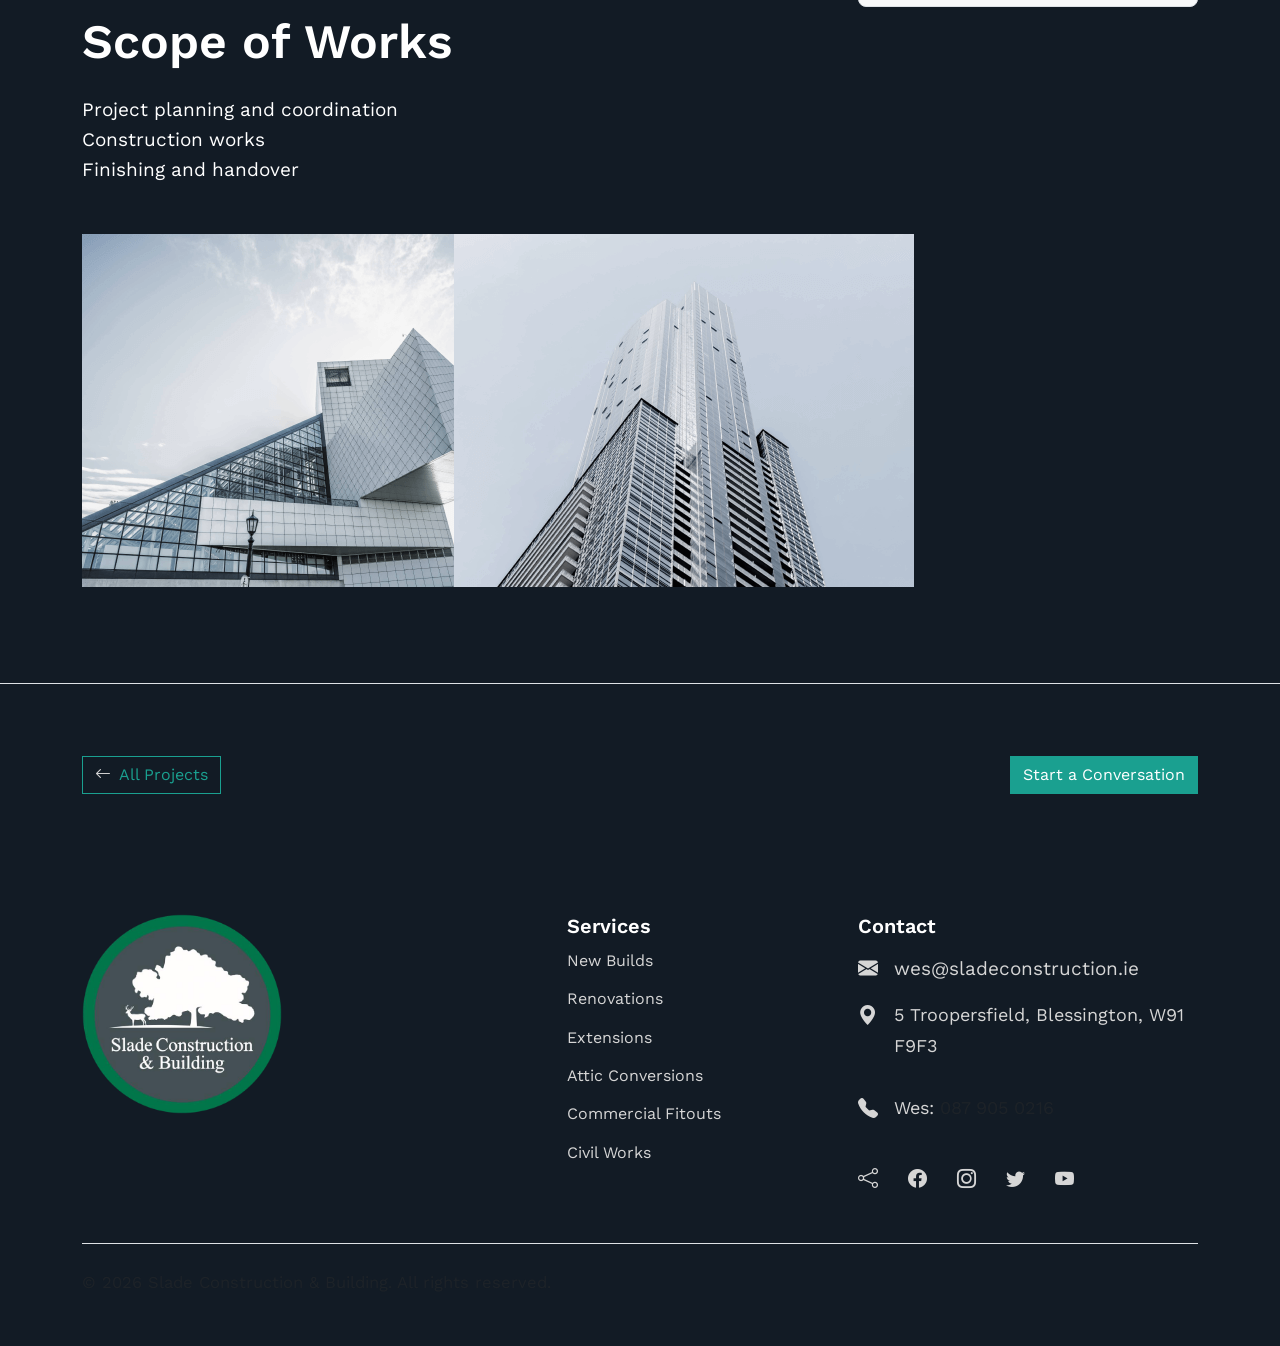
<file: public/project-single.html>
<!doctype html>
<html lang="en">
<head>
  <meta charset="utf-8">
  <meta name="viewport" content="width=device-width, initial-scale=1">
  <title>Project | Slade Construction & Building</title>
  <meta name="description" content="Project details from Slade Construction & Building in Dublin and Wicklow.">
  <link rel="canonical" href="https://sladeconstruction.ie/project-single.html">
  <meta property="og:title" content="Project | Slade Construction & Building">
  <meta property="og:description" content="Selected construction project by Slade Construction & Building.">
  <meta property="og:url" content="https://sladeconstruction.ie/project-single.html">
  <meta property="og:type" content="article">
  <link rel="stylesheet" href="css/vendor.css">
  <link rel="stylesheet" href="https://cdn.jsdelivr.net/npm/swiper@9/swiper-bundle.min.css">
  <link rel="stylesheet" href="https://cdn.jsdelivr.net/npm/bootstrap-icons@1.5.0/font/bootstrap-icons.css">
  <link href="https://cdn.jsdelivr.net/npm/bootstrap@5.2.3/dist/css/bootstrap.min.css" rel="stylesheet"
    integrity="sha384-rbsA2VBKQhggwzxH7pPCaAqO46MgnOM80zW1RWuH61DGLwZJEdK2Kadq2F9CUG65"
    crossorigin="anonymous">
  <link rel="stylesheet" href="style.css">

  <link rel="preconnect" href="https://fonts.googleapis.com">
  <link rel="preconnect" href="https://fonts.gstatic.com" crossorigin>
  <link
    href="https://fonts.googleapis.com/css2?family=Work+Sans:wght@300;400;500;600;700&display=swap"
    rel="stylesheet">

  <script src="js/modernizr.js"></script>
    <style>
    .site-logo { max-height: 58px; width: auto; object-fit: contain; }
    .project-hero-image {
      display: block;
      width: 100%;
      height: min(82vh, 900px);
      object-fit: cover;
      object-position: center;
      border-radius: 1rem;
      box-shadow: 0 1.5rem 3rem rgba(0, 0, 0, 0.12);
    }
  </style>

  <style>
    .quote-modal .modal-content, #quoteModal .modal-content { border-radius: 1rem; }
    #quoteModal .form-control, #quoteModal .form-select { border-radius: .65rem; }
    #quoteModal .modal-header { border-bottom: 0; }
    @media (max-width: 575.98px) {
      #quoteModal .modal-body, #quoteModal .modal-header { padding-left: 1.25rem !important; padding-right: 1.25rem !important; }
    }
    @media (max-width: 767.98px) {
      .project-hero-image {
        height: 52vh;
      }
    }
  </style>
</head>
<body>
<!-- Header -->
  <header id="nav" class="site-header position-fixed text-white bg-dark">
    <nav id="main-navigation" class="navbar navbar-expand-lg py-2" aria-label="Main navigation">
      <div class="container">
        <a class="navbar-brand d-flex align-items-center gap-3" href="./index.html" aria-label="Slade Construction & Building home">
          <img src="images/logo.png" class="site-logo" alt="Slade Construction & Building">
          <span class="d-none d-sm-block small text-white-80 border-start ps-3" style="font-family: 'Satisfy', cursive; font-weight: 500; font-style: bold; ">Building your vision.</span>
        </a>

        <button class="navbar-toggler text-white border-0" type="button" data-bs-toggle="offcanvas"
          data-bs-target="#mainMenu" aria-controls="mainMenu" aria-label="Open navigation">
          <i class="bi bi-list fs-2" aria-hidden="true"></i>
        </button>

        <div class="offcanvas offcanvas-end" tabindex="-1" id="mainMenu" aria-labelledby="mainMenuLabel">
          <div class="offcanvas-header">
            <h2 class="offcanvas-title h5" id="mainMenuLabel">Slade Construction</h2>
            <button type="button" class="btn-close btn-close-white" data-bs-dismiss="offcanvas" aria-label="Close navigation"></button>
          </div>
          <div class="offcanvas-body">
            <ul class="navbar-nav align-items-lg-center justify-content-end flex-grow-1">
              <li class="nav-item"><a class="nav-link me-lg-4" href="index.html">Home</a></li>
              <li class="nav-item"><a class="nav-link active me-lg-4" href="projects.html">Projects</a></li>
              <li class="nav-item"><a class="nav-link me-lg-4" href="about.html">About</a></li>
              <li class="nav-item"><a class="nav-link me-lg-4" href="careers.html">Careers</a></li>
              <li class="nav-item mt-3 mt-lg-0">
                <button type="button" class="btn btn-primary px-4" data-bs-toggle="modal" data-bs-target="#quoteModal">Request a Quote</button>
              </li>
            </ul>
          </div>
        </div>
      </div>
    </nav>
  </header>
<main>
  <section class="py-5">
    <div class="container py-lg-5">
      <nav aria-label="Breadcrumb" class="mb-4">
        <ol class="breadcrumb small">
          <li class="breadcrumb-item"><a href="index.html">Home</a></li>
          <li class="breadcrumb-item"><a href="projects.html">Projects</a></li>
          <li class="breadcrumb-item"><a href="projects.html">Renovation</a></li>
          <li class="breadcrumb-item active" aria-current="page">Project</li>
        </ol>
      </nav>

      <div class="row align-items-end g-4 mb-5">
        <div class="col-lg-8">
          <h1 class="display-3 lh-1 mb-0">Renovation/ Attic Conversion</h1>
        </div>
        <div class="col-lg-4">
          <p class="lead text-muted mb-0">Summary with the confirmed project information.</p>
        </div>
      </div>

      <img src="images/item15.png" class="project-hero-image" alt="Modern hillside home with a steep gabled roof, large glass windows, and a dark timber exterior. The building has layered balconies and a contemporary design, set on a sloped lot surrounded by tall evergreen trees and a landscaped garden. A soft overcast sky adds a calm, understated mood. A small number 909 is visible on the lower left wall." loading="eager">

      <div class="project-meta row g-0 my-5 py-4">
        <div class="col-sm-4 py-2">
          <span class="d-block small text-uppercase text-muted">Project Type</span>
          <strong>New Build</strong>
        </div>
        <div class="col-sm-4 py-2">
          <span class="d-block small text-uppercase text-muted">Location</span>
          <strong>Dublin / Wicklow</strong>
        </div>
        <div class="col-sm-4 py-2">
          <span class="d-block small text-uppercase text-muted">Scope</span>
          <strong>Construction & Building</strong>
        </div>
      </div>

      <div class="row g-5">
        <article class="col-lg-8">
          <h2 class="h2 mb-4">Project Overview</h2>
          <p class="lead">This section is structured for the final case-study content: the client's brief, the work completed by Slade Construction, the key construction considerations and the finished result.</p>
          <p>Use this page as the master template for individual projects. Replace the placeholder copy with verified project information and approved photography rather than inventing project facts.</p>

          <h2 class="h2 mt-5 mb-4">Scope of Works</h2>
          <ul class="list-unstyled  mb-5">
            <li class="">Project planning and coordination</li>
            <li class="">Construction works</li>
            <li class="">Finishing and handover</li>
          </ul>
          
          

          <div class="project-gallery row g-3">
            <div class="col-md-6"><img src="images/item16.png" alt="Project detail photography" loading="lazy"></div>
            <div class="col-md-6"><img src="images/item17.png" alt="Project detail photography" loading="lazy"></div>
          </div>
        </article>

        <aside class="col-lg-4">
          <div class="p-4 border rounded-3 bg-light">
            <h2 class="h4 text-dark">Discuss a similar project</h2>
            <p class="text-muted">If you are planning a new build, renovation, extension, attic conversion or commercial project, contact the team to discuss your requirements.</p>
            <button type="button" class="btn btn-primary" data-bs-toggle="modal" data-bs-target="#quoteModal">Request a Quote</button>
          </div>
        </aside>
      </div>
    </div>
  </section>

  <section class="py-5 border-top">
    <div class="container py-lg-4">
      <div class="d-flex justify-content-between align-items-center gap-3 flex-wrap">
        <a href="projects.html" class="btn btn-outline-primary"><i class="bi bi-arrow-left me-2"></i>All Projects</a>
        <a href="contact.html#quote" class="btn btn-primary">Start a Conversation</a>
      </div>
    </div>
  </section>
</main>
  <!-- Footer -->
  <footer id="footer">
    <div class="container footer-container py-5">

      <div class="row g-5">

        <div class="col-md-5">
          <a href="./index.html" class="d-inline-block mb-3" aria-label="Slade Construction & Building home" style="align-items: center; display: flex;">
            <img src="images/logo.png" height="200" alt="Slade Construction & Building">
          </a>
        </div>

        <div class="col-sm-6 col-md-3">
          <h2 class="h5">Services</h2>
          <ul class="nav flex-column">
            <li class="nav-item mb-2"><a href="project-single.html" class="nav-link p-0">New Builds</a></li>
            <li class="nav-item mb-2"><a href="project-single.html" class="nav-link p-0">Renovations</a></li>
            <li class="nav-item mb-2"><a href="project-single.html" class="nav-link p-0">Extensions</a></li>
            <li class="nav-item mb-2"><a href="project-single.html" class="nav-link p-0">Attic Conversions</a></li>
            <li class="nav-item mb-2"><a href="project-single.html" class="nav-link p-0">Commercial Fitouts</a></li>
            <li class="nav-item mb-2"><a href="project-single.html" class="nav-link p-0">Civil Works</a></li>
          </ul>
        </div>

        <div class="col-sm-6 col-md-4">
          <h2 class="h5">Contact</h2>
          <ul class="list-group list-group-flush border-0">

            <li class="list-group-item border-0 bg-transparent d-flex align-items-start px-0">
              <i class="bi bi-envelope-fill fs-5 me-3" aria-hidden="true"></i>
              <a href="mailto:wes@sladeconstruction.ie"
                class="text-decoration-none">wes@sladeconstruction.ie</a>
            </li>

            <li class="list-group-item border-0 bg-transparent d-flex align-items-start px-0">
              <i class="bi bi-geo-alt-fill fs-5 me-3" aria-hidden="true"></i>
              <p>5 Troopersfield, Blessington, W91 F9F3</p>
            </li>

            <li class="list-group-item border-0 bg-transparent d-flex align-items-start px-0">
              <i class="bi bi-telephone-fill fs-5 me-3" aria-hidden="true"></i>
              <p>Wes: <a href="tel:0879050216" class="text-muted text-decoration-none">087 905 0216</a></p>                      
            </li>

          </ul>

          <!-- Add verified social profile URLs before launch. -->

          <div class="d-flex gap-3 mt-3" aria-label="Social media">
            <span class="text-muted" title="Social profile URL to be added">
              <i class="bi bi-share fs-5 pe-4" aria-hidden="true"></i>
              <i class="bi-facebook pe-4"></i>
              <i class="bi-instagram pe-4"></i>
              <i class="bi-twitter pe-4"></i>
              <i class="bi-youtube pe-4"></i>
            </span>
          </div>
        </div>

      </div>

      <div class="border-top mt-5 pt-4">
        <p class="small text-muted mb-0">
          &copy; <span id="current-year"></span> Slade Construction &amp; Building. All rights reserved.
        </p>
      </div>

    </div>
  </footer>
<script src="js/script.js"></script>
  <script src="https://cdn.jsdelivr.net/npm/swiper@9/swiper-bundle.min.js"></script>
  <script src="https://cdn.jsdelivr.net/npm/bootstrap@5.2.3/dist/js/bootstrap.bundle.min.js"
    integrity="sha384-kenU1KFdBIe4zVF0s0G1M5b4hcpxyD9F7jL+jjXkk+Q2h455rYXK/7HAuoJl+0I4"
    crossorigin="anonymous"></script>

  <script>
    document.getElementById("current-year").textContent = new Date().getFullYear();

    document.querySelectorAll("#mainMenu a[href^='#']").forEach(function (link) {
      link.addEventListener("click", function () {
        const menu = document.getElementById("mainMenu");
        const instance = bootstrap.Offcanvas.getInstance(menu);
        if (instance) instance.hide();
      });
    });
  </script>
<script>
  document.querySelectorAll('.js-year').forEach(function (el) {
    el.textContent = new Date().getFullYear();
  });
</script>

<!-- Request a Quote modal -->
  <div class="modal fade" id="quoteModal" tabindex="-1" aria-labelledby="quoteModalLabel" aria-hidden="true">
    <div class="modal-dialog modal-dialog-centered modal-lg">
      <div class="modal-content border-0 shadow-lg bg-dark">
        <div class="modal-header px-4 pt-4 pb-2">
          <div>
            <p class="text-uppercase fw-semibold text-white small mb-1">Start your project</p>
            <h2 class="modal-title h3 mb-1" id="quoteModalLabel">Request a Quote</h2>
            <p class="text-muted mb-0 small">Tell us the basics. It only takes a minute.</p>
          </div>
          <button type="button" class="btn-close" data-bs-dismiss="modal" aria-label="Close"></button>
        </div>
        <div class="modal-body p-4">
          <!-- Connect this form to the site's enquiry endpoint before production. -->
          <form action="contact.html" method="get" id="quickQuoteForm">
            <input type="hidden" name="source" value="quote-modal">
            <div class="row g-3">
              <div class="col-md-6">
                <label for="quote-name" class="form-label">Your name <span class="text-primary">*</span></label>
                <input type="text" class="form-control form-control-lg" id="quote-name" name="name" autocomplete="name" required>
              </div>
              <div class="col-md-6">
                <label for="quote-contact" class="form-label">Phone or email <span class="text-primary">*</span></label>
                <input type="text" class="form-control form-control-lg" id="quote-contact" name="contact" autocomplete="email" placeholder="How should we contact you?" required>
              </div>
              <div class="col-md-6">
                <label for="quote-type" class="form-label">What do you need? <span class="text-primary">*</span></label>
                <select class="form-select form-select-lg" id="quote-type" name="project_type" required>
                  <option value="" selected>Select a project type</option>
                  <option value="new-build">New Build</option>
                  <option value="renovation">Renovation</option>
                  <option value="extension">Extension</option>
                  <option value="attic-conversion">Attic Conversion</option>
                  <option value="commercial-fitout">Commercial Fitout</option>
                  <option value="civil-works">Civil Works</option>
                  <option value="other">Other / Not sure yet</option>
                </select>
              </div>
              <div class="col-md-6">
                <label for="quote-location" class="form-label">Project location <span class="text-primary">*</span></label>
                <input type="text" class="form-control form-control-lg" id="quote-location" name="location" autocomplete="address-level2" placeholder="Town / area" required>
              </div>
              <div class="col-12">
                <label for="quote-message" class="form-label">A few details <span class="text-muted fw-normal">(optional)</span></label>
                <textarea class="form-control" id="quote-message" name="message" rows="3" placeholder="Briefly tell us what you are planning..."></textarea>
              </div>
            </div>
            <div class="d-flex flex-column flex-sm-row align-items-sm-center justify-content-between gap-3 mt-4">
              <p class="small text-muted mb-0"><i class="bi bi-shield-check me-1" aria-hidden="true"></i>No obligation — just an initial conversation.</p>
              <button type="submit" class="btn btn-primary btn-lg px-4">Send My Enquiry <i class="bi bi-arrow-right ms-2" aria-hidden="true"></i></button>
            </div>
          </form>
        </div>
      </div>
    </div>
  </div>
</body>
</html>
</file>
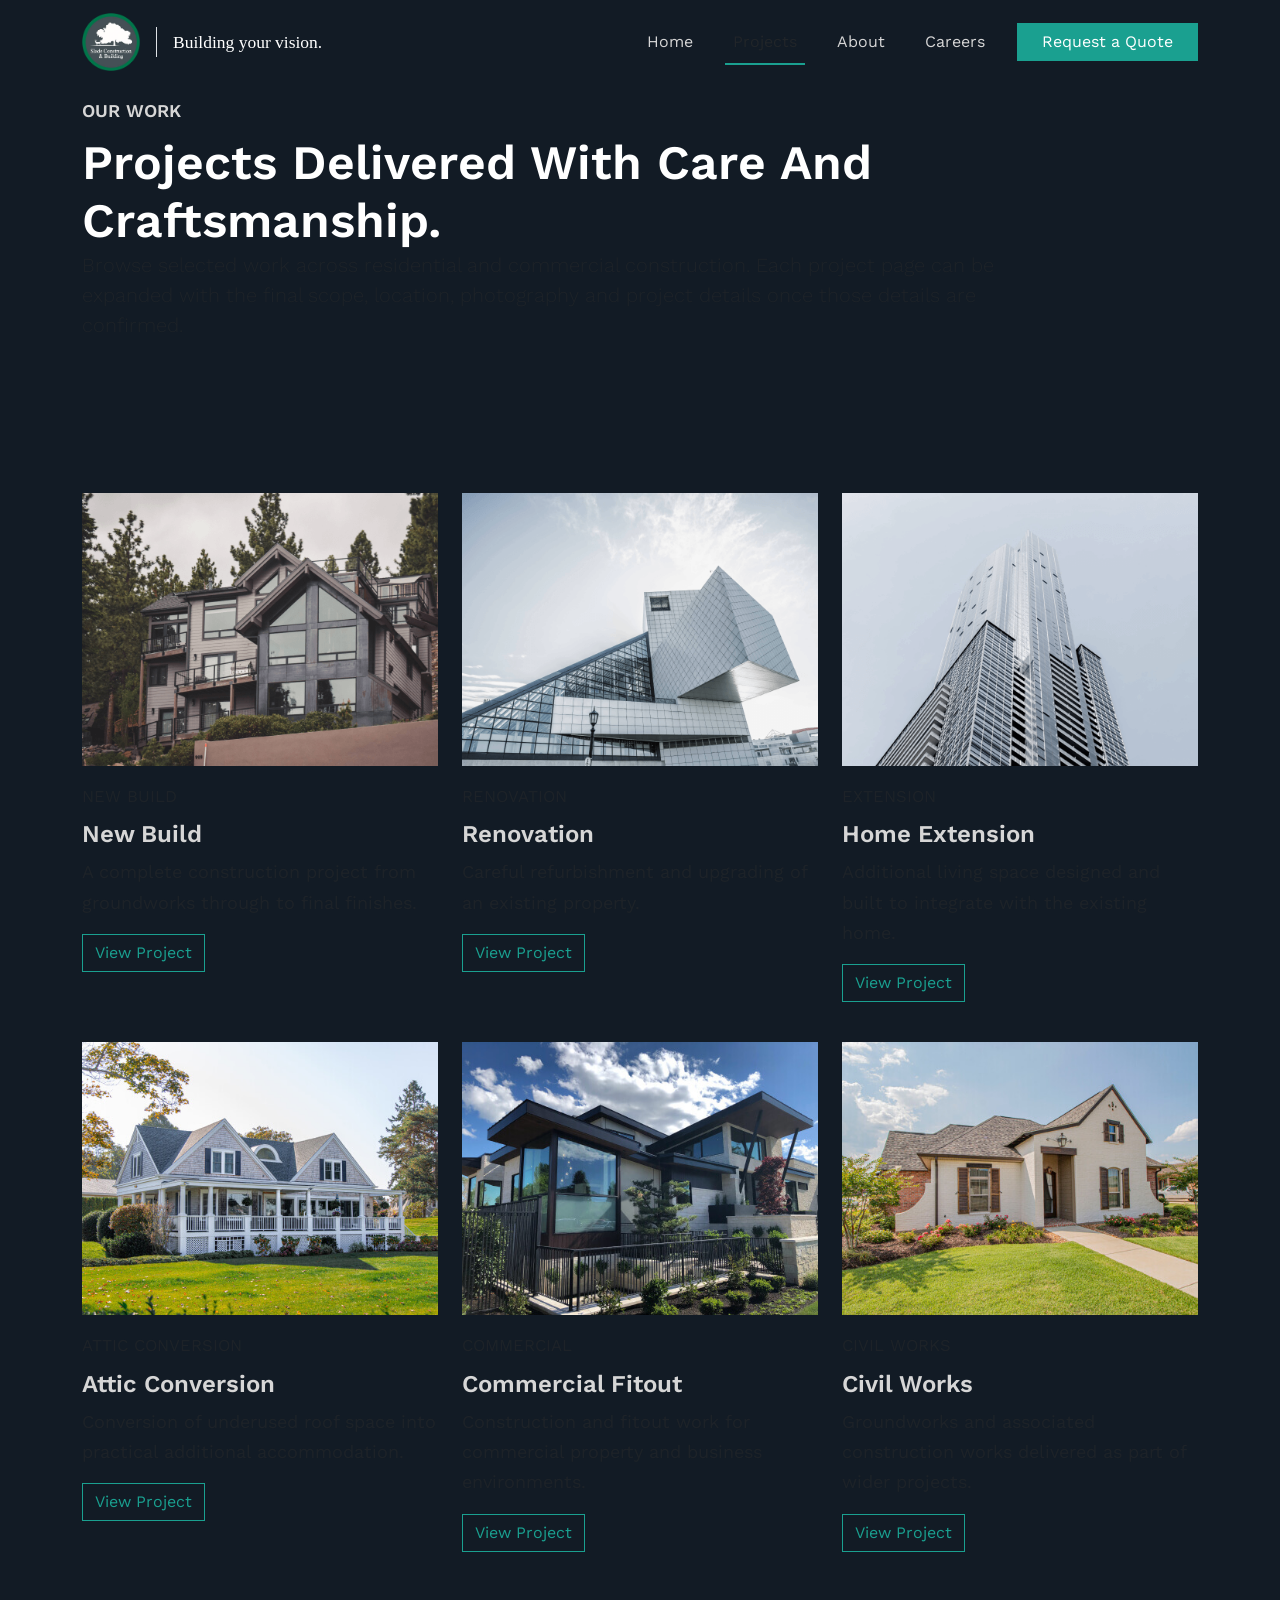
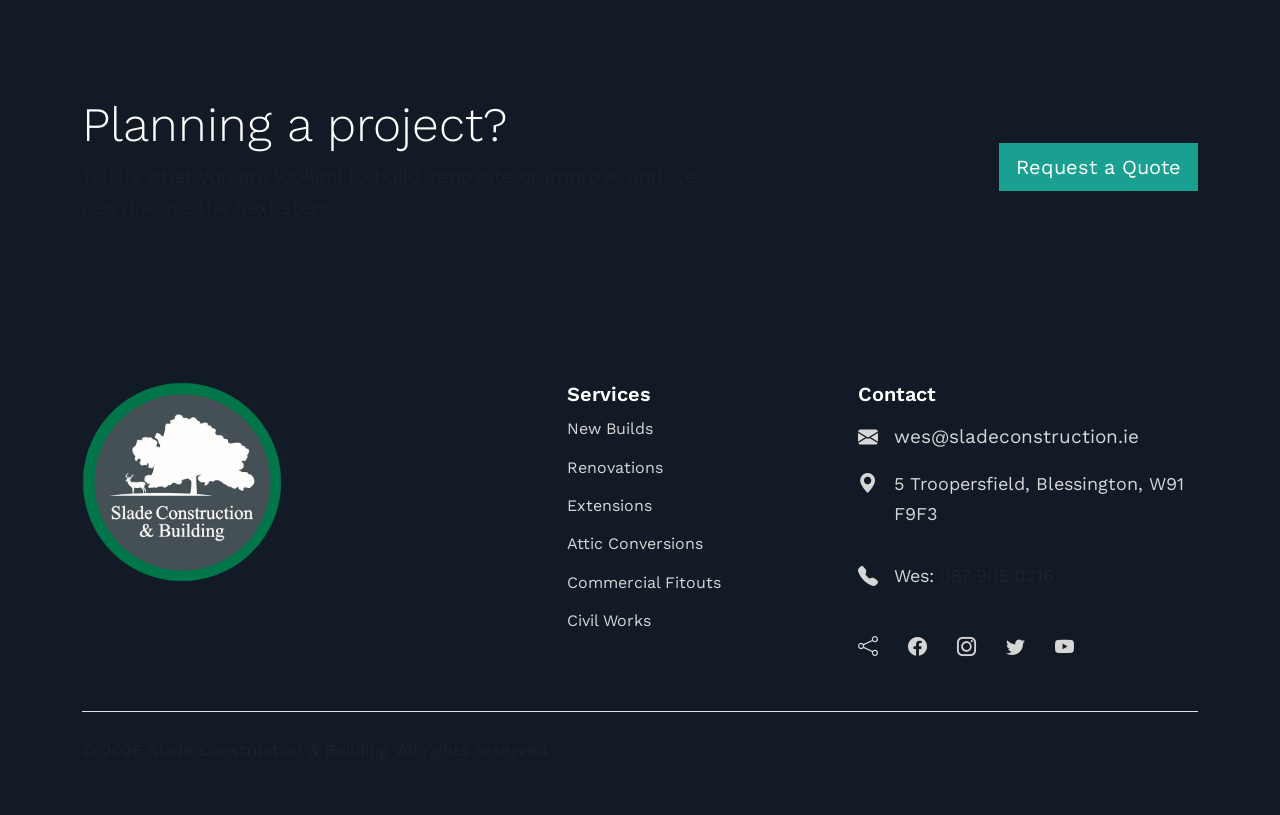
<file: public/projects.html>
<!doctype html>
<html lang="en">
<head>
  <meta charset="utf-8">
  <meta name="viewport" content="width=device-width, initial-scale=1">
  <title>Projects | Slade Construction & Building</title>
  <meta name="description" content="Explore Slade Construction & Building projects across Dublin and Wicklow, including new builds, renovations, extensions, attic conversions, commercial fitouts and civil works.">
  <link rel="canonical" href="https://sladeconstruction.ie/projects.html">
  <meta property="og:title" content="Projects | Slade Construction & Building">
  <meta property="og:description" content="Selected construction and building projects by Slade Construction & Building.">
  <meta property="og:url" content="https://sladeconstruction.ie/projects.html">
  <meta property="og:type" content="website">
  <link rel="stylesheet" href="css/vendor.css">
  <link rel="stylesheet" href="https://cdn.jsdelivr.net/npm/swiper@9/swiper-bundle.min.css">
  <link rel="stylesheet" href="https://cdn.jsdelivr.net/npm/bootstrap-icons@1.5.0/font/bootstrap-icons.css">
  <link href="https://cdn.jsdelivr.net/npm/bootstrap@5.2.3/dist/css/bootstrap.min.css" rel="stylesheet"
    integrity="sha384-rbsA2VBKQhggwzxH7pPCaAqO46MgnOM80zW1RWuH61DGLwZJEdK2Kadq2F9CUG65"
    crossorigin="anonymous">
  <link rel="stylesheet" href="style.css">

  <link rel="preconnect" href="https://fonts.googleapis.com">
  <link rel="preconnect" href="https://fonts.gstatic.com" crossorigin>
  <link
    href="https://fonts.googleapis.com/css2?family=Work+Sans:wght@300;400;500;600;700&display=swap"
    rel="stylesheet">

  <script src="js/modernizr.js"></script>
    <style>
    .site-logo { max-height: 58px; width: auto; object-fit: contain; }
  </style>

  <style>
    .quote-modal .modal-content, #quoteModal .modal-content { border-radius: 1rem; }
    #quoteModal .form-control, #quoteModal .form-select { border-radius: .65rem; }
    #quoteModal .modal-header { border-bottom: 0; }
    @media (max-width: 575.98px) {
      #quoteModal .modal-body, #quoteModal .modal-header { padding-left: 1.25rem !important; padding-right: 1.25rem !important; }
    }
  </style>
</head>
<body>
<!-- Header -->
  <header id="nav" class="site-header position-fixed text-white bg-dark">
    <nav id="main-navigation" class="navbar navbar-expand-lg py-2" aria-label="Main navigation">
      <div class="container">
        <a class="navbar-brand d-flex align-items-center gap-3" href="./index.html" aria-label="Slade Construction & Building home">
          <img src="images/logo.png" class="site-logo" alt="Slade Construction & Building">
          <span class="d-none d-sm-block small text-white-80 border-start ps-3" style="font-family: 'Satisfy', cursive; font-weight: 500; font-style: bold; ">Building your vision.</span>
        </a>

        <button class="navbar-toggler text-white border-0" type="button" data-bs-toggle="offcanvas"
          data-bs-target="#mainMenu" aria-controls="mainMenu" aria-label="Open navigation">
          <i class="bi bi-list fs-2" aria-hidden="true"></i>
        </button>

        <div class="offcanvas offcanvas-end" tabindex="-1" id="mainMenu" aria-labelledby="mainMenuLabel">
          <div class="offcanvas-header">
            <h2 class="offcanvas-title h5" id="mainMenuLabel">Slade Construction</h2>
            <button type="button" class="btn-close btn-close-white" data-bs-dismiss="offcanvas" aria-label="Close navigation"></button>
          </div>
          <div class="offcanvas-body">
            <ul class="navbar-nav align-items-lg-center justify-content-end flex-grow-1">
              <li class="nav-item"><a class="nav-link me-lg-4" href="index.html">Home</a></li>
              <li class="nav-item"><a class="nav-link active me-lg-4" href="projects.html">Projects</a></li>
              <li class="nav-item"><a class="nav-link me-lg-4" href="about.html">About</a></li>
              <li class="nav-item"><a class="nav-link me-lg-4" href="careers.html">Careers</a></li>
              <li class="nav-item mt-3 mt-lg-0">
                <button type="button" class="btn btn-primary px-4" data-bs-toggle="modal" data-bs-target="#quoteModal">Request a Quote</button>
              </li>
            </ul>
          </div>
        </div>
      </div>
    </nav>
  </header>
<main>
  <section class="py-5" id="projects-hero">
    <div class="container py-lg-5">
      <div class="row align-items-end mb-4">
        <div class="col-lg-10">
          <p class="text-uppercase fw-semibold  mb-2">Our Work</p>
          <h2 id="services-title" class="text-capitalize m-0">Projects delivered with care and craftsmanship.</h2>
          <div class="col-lg-12">
            <p class="lead text-muted mb-0">Browse selected work across residential and commercial construction. Each project page can be expanded with the final scope, location, photography and project details once those details are confirmed.</p>
          </div>
        </div>
      </div>
    </div>
  </section>

  <section class="py-2" id="project-list">
    <div class="container py-lg-4">
      <div class="row g-4">
        <div class="col-md-6 col-lg-4">
          <article class="card h-100 border-0">
            <a href="project-single.html" class="d-block overflow-hidden">
              <img src="images/item15.png" class="card-img-top" alt="Slade Construction new build project" loading="lazy">
            </a>
            <div class="card-body px-0">
              <p class="small text-uppercase text-muted mb-2">New Build</p>
              <h2 class="h4"><a href="project-single.html">New Build</a></h2>
              <p class="text-muted">A complete construction project from groundworks through to final finishes.</p>
              <a href="project-single.html" class="btn btn-outline-primary">View Project</a>
            </div>
          </article>
        </div>

        <div class="col-md-6 col-lg-4">
          <article class="card h-100 border-0">
            <a href="project-single.html" class="d-block overflow-hidden">
              <img src="images/item16.png" class="card-img-top" alt="Slade Construction renovation project" loading="lazy">
            </a>
            <div class="card-body px-0">
              <p class="small text-uppercase text-muted mb-2">Renovation</p>
              <h2 class="h4"><a href="project-single.html">Renovation</a></h2>
              <p class="text-muted">Careful refurbishment and upgrading of an existing property.</p>
              <a href="project-single.html" class="btn btn-outline-primary">View Project</a>
            </div>
          </article>
        </div>

        <div class="col-md-6 col-lg-4">
          <article class="card h-100 border-0">
            <a href="project-single.html" class="d-block overflow-hidden">
              <img src="images/item17.png" class="card-img-top" alt="Slade Construction extension project" loading="lazy">
            </a>
            <div class="card-body px-0">
              <p class="small text-uppercase text-muted mb-2">Extension</p>
              <h2 class="h4"><a href="project-single.html">Home Extension</a></h2>
              <p class="text-muted">Additional living space designed and built to integrate with the existing home.</p>
              <a href="project-single.html" class="btn btn-outline-primary">View Project</a>
            </div>
          </article>
        </div>

        <div class="col-md-6 col-lg-4">
          <article class="card h-100 border-0">
            <a href="project-single.htmln" class="d-block overflow-hidden">
              <img src="images/item1.jpg" class="card-img-top" alt="Slade Construction attic conversion project" loading="lazy">
            </a>
            <div class="card-body px-0">
              <p class="small text-uppercase text-muted mb-2">Attic Conversion</p>
              <h2 class="h4"><a href="project-single.htmln">Attic Conversion</a></h2>
              <p class="text-muted">Conversion of underused roof space into practical additional accommodation.</p>
              <a href="project-single.htmln" class="btn btn-outline-primary">View Project</a>
            </div>
          </article>
        </div>

        <div class="col-md-6 col-lg-4">
          <article class="card h-100 border-0">
            <a href="project-single.html" class="d-block overflow-hidden">
              <img src="images/item2.jpg" class="card-img-top" alt="Slade Construction commercial fitout project" loading="lazy">
            </a>
            <div class="card-body px-0">
              <p class="small text-uppercase text-muted mb-2">Commercial</p>
              <h2 class="h4"><a href="project-single.html">Commercial Fitout</a></h2>
              <p class="text-muted">Construction and fitout work for commercial property and business environments.</p>
              <a href="project-single.html" class="btn btn-outline-primary">View Project</a>
            </div>
          </article>
        </div>

        <div class="col-md-6 col-lg-4">
          <article class="card h-100 border-0">
            <a href="project-single.html?project=civil-works" class="d-block overflow-hidden">
              <img src="images/item3.jpg" class="card-img-top" alt="Slade Construction civil works project" loading="lazy">
            </a>
            <div class="card-body px-0">
              <p class="small text-uppercase text-muted mb-2">Civil Works</p>
              <h2 class="h4"><a href="project-single.html?project=civil-works">Civil Works</a></h2>
              <p class="text-muted">Groundworks and associated construction works delivered as part of wider projects.</p>
              <a href="project-single.html?project=civil-works" class="btn btn-outline-primary">View Project</a>
            </div>
          </article>
        </div>
      </div>
    </div>
  </section>

  <section class="py-5">
    <div class="container py-lg-5">
      <div class="row align-items-center">
        <div class="col-lg-7">
          <h2 class="display-5">Planning a project?</h2>
          <p class="lead text-muted">Tell us what you are looking to build, renovate or improve and we can discuss the next steps.</p>
        </div>
        <div class="col-lg-5 text-lg-end">
          <button type="button" class="btn btn-primary btn-lg" data-bs-toggle="modal" data-bs-target="#quoteModal">Request a Quote</button>
        </div>
      </div>
    </div>
  </section>
</main>
<footer id="footer">
    <div class="container footer-container py-5">

      <div class="row g-5">

        <div class="col-md-5">
          <a href="./index.html" class="d-inline-block mb-3" aria-label="Slade Construction & Building home" style="align-items: center; display: flex;">
            <img src="images/logo.png" height="200" alt="Slade Construction & Building">
          </a>
        </div>

        <div class="col-sm-6 col-md-3">
          <h2 class="h5">Services</h2>
          <ul class="nav flex-column">
            <li class="nav-item mb-2"><a href="project-single.html" class="nav-link p-0">New Builds</a></li>
            <li class="nav-item mb-2"><a href="project-single.html" class="nav-link p-0">Renovations</a></li>
            <li class="nav-item mb-2"><a href="project-single.html" class="nav-link p-0">Extensions</a></li>
            <li class="nav-item mb-2"><a href="project-single.html" class="nav-link p-0">Attic Conversions</a></li>
            <li class="nav-item mb-2"><a href="project-single.html" class="nav-link p-0">Commercial Fitouts</a></li>
            <li class="nav-item mb-2"><a href="project-single.html" class="nav-link p-0">Civil Works</a></li>
          </ul>
        </div>

        <div class="col-sm-6 col-md-4">
          <h2 class="h5">Contact</h2>
          <ul class="list-group list-group-flush border-0">

            <li class="list-group-item border-0 bg-transparent d-flex align-items-start px-0">
              <i class="bi bi-envelope-fill fs-5 me-3" aria-hidden="true"></i>
              <a href="mailto:wes@sladeconstruction.ie"
                class="text-decoration-none">wes@sladeconstruction.ie</a>
            </li>

            <li class="list-group-item border-0 bg-transparent d-flex align-items-start px-0">
              <i class="bi bi-geo-alt-fill fs-5 me-3" aria-hidden="true"></i>
              <p>5 Troopersfield, Blessington, W91 F9F3</p>
            </li>

            <li class="list-group-item border-0 bg-transparent d-flex align-items-start px-0">
              <i class="bi bi-telephone-fill fs-5 me-3" aria-hidden="true"></i>
              <p>Wes: <a href="tel:0879050216" class="text-muted text-decoration-none">087 905 0216</a></p>                      
            </li>

          </ul>

          <!-- Add verified social profile URLs before launch. -->

          <div class="d-flex gap-3 mt-3" aria-label="Social media">
            <span class="text-muted" title="Social profile URL to be added">
              <i class="bi bi-share fs-5 pe-4" aria-hidden="true"></i>
              <i class="bi-facebook pe-4"></i>
              <i class="bi-instagram pe-4"></i>
              <i class="bi-twitter pe-4"></i>
              <i class="bi-youtube pe-4"></i>
            </span>
          </div>
        </div>

      </div>

      <div class="border-top mt-5 pt-4">
        <p class="small text-muted mb-0">
          &copy; <span id="current-year"></span> Slade Construction &amp; Building. All rights reserved.
        </p>
      </div>

    </div>
  </footer>
<script src="js/script.js"></script>
  <script src="https://cdn.jsdelivr.net/npm/swiper@9/swiper-bundle.min.js"></script>
  <script src="https://cdn.jsdelivr.net/npm/bootstrap@5.2.3/dist/js/bootstrap.bundle.min.js"
    integrity="sha384-kenU1KFdBIe4zVF0s0G1M5b4hcpxyD9F7jL+jjXkk+Q2h455rYXK/7HAuoJl+0I4"
    crossorigin="anonymous"></script>

  <script>
    document.getElementById("current-year").textContent = new Date().getFullYear();

    document.querySelectorAll("#mainMenu a[href^='#']").forEach(function (link) {
      link.addEventListener("click", function () {
        const menu = document.getElementById("mainMenu");
        const instance = bootstrap.Offcanvas.getInstance(menu);
        if (instance) instance.hide();
      });
    });
  </script>
<script>
  document.querySelectorAll('.js-year').forEach(function (el) {
    el.textContent = new Date().getFullYear();
  });
</script>

  <!-- Request a Quote modal -->
  <div class="modal fade" id="quoteModal" tabindex="-1" aria-labelledby="quoteModalLabel" aria-hidden="true">
    <div class="modal-dialog modal-dialog-centered modal-lg">
      <div class="modal-content border-0 shadow-lg bg-dark">
        <div class="modal-header px-4 pt-4 pb-2">
          <div>
            <p class="text-uppercase fw-semibold text-white small mb-1">Start your project</p>
            <h2 class="modal-title h3 mb-1" id="quoteModalLabel">Request a Quote</h2>
            <p class="text-muted mb-0 small">Tell us the basics. It only takes a minute.</p>
          </div>
          <button type="button" class="btn-close" data-bs-dismiss="modal" aria-label="Close"></button>
        </div>
        <div class="modal-body p-4">
          <!-- Connect this form to the site's enquiry endpoint before production. -->
          <form action="contact.html" method="get" id="quickQuoteForm">
            <input type="hidden" name="source" value="quote-modal">
            <div class="row g-3">
              <div class="col-md-6">
                <label for="quote-name" class="form-label">Your name <span class="text-primary">*</span></label>
                <input type="text" class="form-control form-control-lg" id="quote-name" name="name" autocomplete="name" required>
              </div>
              <div class="col-md-6">
                <label for="quote-contact" class="form-label">Phone or email <span class="text-primary">*</span></label>
                <input type="text" class="form-control form-control-lg" id="quote-contact" name="contact" autocomplete="email" placeholder="How should we contact you?" required>
              </div>
              <div class="col-md-6">
                <label for="quote-type" class="form-label">What do you need? <span class="text-primary">*</span></label>
                <select class="form-select form-select-lg" id="quote-type" name="project_type" required>
                  <option value="" selected>Select a project type</option>
                  <option value="new-build">New Build</option>
                  <option value="renovation">Renovation</option>
                  <option value="extension">Extension</option>
                  <option value="attic-conversion">Attic Conversion</option>
                  <option value="commercial-fitout">Commercial Fitout</option>
                  <option value="civil-works">Civil Works</option>
                  <option value="other">Other / Not sure yet</option>
                </select>
              </div>
              <div class="col-md-6">
                <label for="quote-location" class="form-label">Project location <span class="text-primary">*</span></label>
                <input type="text" class="form-control form-control-lg" id="quote-location" name="location" autocomplete="address-level2" placeholder="Town / area" required>
              </div>
              <div class="col-12">
                <label for="quote-message" class="form-label">A few details <span class="text-muted fw-normal">(optional)</span></label>
                <textarea class="form-control" id="quote-message" name="message" rows="3" placeholder="Briefly tell us what you are planning..."></textarea>
              </div>
            </div>
            <div class="d-flex flex-column flex-sm-row align-items-sm-center justify-content-between gap-3 mt-4">
              <p class="small text-muted mb-0"><i class="bi bi-shield-check me-1" aria-hidden="true"></i>No obligation — just an initial conversation.</p>
              <button type="submit" class="btn btn-primary btn-lg px-4">Send My Enquiry <i class="bi bi-arrow-right ms-2" aria-hidden="true"></i></button>
            </div>
          </form>
        </div>
      </div>
    </div>
  </div>
</body>
</html>
</file>
<file: public/style.css>
/*
Theme Name: Rentiz
Theme URI: 
Author: TemplatesJungle
Author URI: https://templatesjungle.com/
Description: Rentiz is Bootstrap 5 HTML Template for real estate by TemplatesJungle.
Version: 1.2
*/

/** Base Styles
--------------------------------------------------------------*/


:root {
  --accent-color: #1AA090;
  /* --secondary-color: #E2EAF1; */
  --dark-color: #121B25;
  --grey-color: #83898F;
  --body-text-color: #FFFFFF;
  --light-text-color: #D6D6D6;
  --link-color: #092035;
}

/** Typography
  --------------------------------------------------------------*/
body {
  font-family: 'Work Sans', sans-serif;
  font-weight: 400;
  font-size: 19px;
  line-height: 1.6em;
  color: var(--body-text-color);
  background-color: var(--dark-color);

}

h1,
.h1,
h2,
.h2,
h3,
.h3,
h4,
.h4,
h5,
.h5,
h6,
.h6 {
  font-family: 'Work Sans', sans-serif;
  font-weight: 600;
  color: var(--body-text-color);
}

h1,
.h1 {
  font-size: 68px;
}

h2,
.h2 {
  font-size: 48px;
}

@media only screen and (max-width: 500px) {

  h1,
  .h1 {
    font-size: 58px;
  }

  h2,
  .h2 {
    font-size: 40px;
  }
}

em {
  font-weight: 700;
}

ul {
  padding: 0;
}

p {
  font-family: 'Work Sans', sans-serif;
  color: var(--light-text-color);
  font-size: 18px;
}

a {
  color: var(--light-text-color);
  text-decoration: none;
  transition: all 0.3s ease-out;
}

a:hover {
  color: var(--body-text-color);
}


li.residence-list {
  list-style: none;
  margin-right: 10px;
}

i {
  color: var(--light-text-color);
}

i:hover {
  color: var(--body-text-color);
  text-decoration: none;
}


/* Bootstrap button style  */
.btn {
  --bs-btn-border-radius: 0 rem;
}

.btn-primary {
  --bs-btn-color: #fff;
  --bs-btn-bg: var(--accent-color);
  --bs-btn-border-color: var(--accent-color);
  --bs-btn-hover-color: #fff;
  --bs-btn-hover-bg: var(--accent-color);
  --bs-btn-hover-border-color: var(--accent-color);

  --bs-btn-active-color: #fff;
  --bs-btn-active-bg: var(--accent-color);
  --bs-btn-active-border-color: var(--accent-color);

  --bs-btn-disabled-color: #fff;
  --bs-btn-disabled-bg: var(--accent-color);
  --bs-btn-disabled-border-color: var(--accent-color);
}

.btn-outline-primary {
  --bs-btn-color: var(--accent-color);
  --bs-btn-border-color: var(--accent-color);
  --bs-btn-hover-color: #fff;
  --bs-btn-hover-bg: var(--accent-color);
  --bs-btn-hover-border-color: var(--accent-color);
  --bs-btn-focus-shadow-rgb: 13, 110, 253;
  --bs-btn-active-color: #fff;
  --bs-btn-active-bg: var(--accent-color);
  --bs-btn-active-border-color: var(--accent-color);
  --bs-btn-active-shadow: inset 0 3px 5px rgba(0, 0, 0, 0.125);
  --bs-btn-disabled-color: var(--accent-color);
  --bs-btn-disabled-bg: transparent;
  --bs-btn-disabled-border-color: var(--accent-color);
  --bs-gradient: none;
}


/*---- navbar section start ---- */
.text-white .nav-link.active,
.text-white .nav-link:focus,
.text-white .nav-link:hover {
  color: var(----body-text-color);
}

.nav-link.active,
.nav-link:focus,
.nav-link:hover {
  color: var(----body-text-color);
}

.nav-link {

  color: var(--light-text-color);
  font-size: 16px;
  position: relative;
}

.nav-link:not(.dropdown-toggle):after {
  content: '';
  position: absolute;
  left: 0;
  bottom: 0;
  width: 0;
  background: var(--accent-color);
  border-bottom: 2px solid var(--accent-color);
  transition: width 0.3s ease-out;
}

.dropdown-menu {
  --bs-dropdown-border-radius: 0px;
  --bs-dropdown-link-active-bg: var(--grey-color);
  min-width: max-content;
}

.nav-link.active:after {
  width: 100%;
}

/* login form  */
a.password:hover {
  color: var(--link-color);
}

.form-control:focus {
  color: #212529;
  background-color: #fff;
  border-color: var(--dark-color);
  outline: 0;
  box-shadow: 0 0 0 0.25rem #ffffffea;
}

.bg-dark {
  background-color: var(--dark-color) !important;
}

.site-header {
  position: fixed;
  top: 0;
  width: 100%;
  z-index: 1045;
  transition: background 0.3s ease-out;
}

a.navbar-brand {
  color: var(--body-text-color);
}

a.nav-link.dropdown-toggle {
  color: #D6D6D6;
  font-size: 16px;
}

.offcanvas.show {
  background-color: var(--dark-color);
}



/*---- billboard section start ----  */
.row.billboard-row {
  display: flex;
}

.form-select {
  border: 1px solid transparent;
  border-radius: none;
}

.form-select:focus {
  border-color: transparent;
  outline: 0;
  box-shadow: 0 0 0 0.25rem transparent;
}

.billboard-select {
  border-right: 1px solid #E8E8E8;
  padding-right: 20px;
  padding-top: 25px;
}

.billboard-btn {
  padding-left: 0px;
}

nav.navbar.navbar-expand-lg.billboard-nav {
  min-width: 782px;
  display: flex;
  justify-content: space-between;
  padding: 0;
  background: #fff;
}

button.btn.btn-primary.btn-lg.billboard-search {
  padding: 24px;
  border: 5px solid white;
  width: 100%;
}

#billboard {
  margin-top: 100px;
  margin-bottom: 80px;
}

@media only screen and (max-width: 1000px) {
  nav.navbar.navbar-expand-lg.billboard-nav {
    min-width: 20%;
  }

  .billboard-select {
    border-right: none;
  }

  .billboard-btn {
    padding-left: 12px;
  }

}



/*---- residence section start ----  */

.card {
  --bs-card-border-width: none;
  --bs-card-border-radius: none;
  --bs-card-inner-border-radius: none;
  background-color: transparent !important;

}

.card-title {
  font-size: 26px;
}

section#residence {
  background-image: url(images/residence.png);
  position: relative;
}

.swiper-button-next.residence-arrow,
.swiper-button-prev.residence-arrow {
  background: transparent;
  color: #FFFFFF;
  border: 1px solid #FFFFFF;
  padding: initial;
  width: 50px;
  height: 50px;
  border-radius: 50%;
  position: absolute;
  top: 270px;
  z-index: 5;
  cursor: pointer;
  --swiper-navigation-size: 20px;
  font-weight: bold;
  margin-top: 70px;
  margin-right: 20px;
  margin-left: 20px;
}

li.residence-list {
  padding-right: 20px;
}

.residence-btn {
  display: flex;
  justify-content: center;
}

button.btn.btn-primary.btn-lg.my-lg-5 {
  padding: 22px 42px;
}



/*---- testimonial section start ---- */
p.testimonial-p {
  font-size: 32px;
  color: var(--body-text-color);
}

.testimonial-swiper-button {
  bottom: 135px;
  right: 213px;
  width: 120px;
}

.swiper-button-prev.testimonial-arrow,
.swiper-button-next.testimonial-arrow {
  color: #FFFFFF;
  --swiper-navigation-size: 30px;
  font-weight: bold;
}

.arrow-divider {
  font-size: 30px;
  color: var(--grey-color);
  padding-left: 56px;
  padding-bottom: 6px;
}

@media only screen and (max-width: 900px) {
  p.testimonial-p {
    font-size: 25px;
    color: var(--body-text-color);
  }

}


/*---- footer section start ----  */
section#footer {
  background: #1A242F;
}

.link-primary {
  color: var(--light-text-color) !important;
  border-bottom: 1px solid var(--light-text-color);
}

.link-primary:hover {
  color: var(--body-text-color) !important;

}

footer.row {
  padding: 120px 0px;
}



/*---- pages start ---- */
section#page-billboard {
  margin-top: 180px;
  margin-bottom: 80px;
}




/*--------------------------------------------------------------
about page style start
--------------------------------------------------------------*/

img.abt-img {
  width: inherit;
}


/*--------------------------------------------------------------
blog page style start
--------------------------------------------------------------*/

.pagination {
  --bs-pagination-color: var(--dark-color);
  --bs-pagination-active-bg: var(--accent-color);
  --bs-pagination-active-border-color: var(--grey-color);
}


.post-item {
  max-width: 370px;
  margin-bottom: 30px;
}

.post-grid .post-item .post-image {
  width: 100%;
}

.post-item .btn-link {
  display: block;
  color: var(--light-text-color);
  position: relative;
  margin-top: 20px;
  text-decoration: none;
}

.post-item .post-image {
  margin-right: 20px;
}

.post-item .btn-link:hover:after {
  width: 90px;
}

.post-item .btn-link:after {
  content: '';
  display: block;
  border-bottom: 1px solid var(--light-text-color);
  width: 20px;
  transition: width 0.3s ease-out;
}

.btn-link,
.btn-link:hover {
  color: var(--body-text-color);
}




/*--------------------------------------------------------------
Contact page style start
--------------------------------------------------------------*/

.padding-large {
  padding-top: 7em;
  padding-bottom: 7em;
}




/*--------------------------------------------------------------
single-post page style start
--------------------------------------------------------------*/

.commentorImg {
  width: 50px;
  height: 50px;
  margin-right: 20px;
}




/*--------------------------------------------------------------
style page style start
--------------------------------------------------------------*/

/* chocolat style  */
.chocolat-wrapper {
  z-index: 99999;
}

.accordion-button:not(.collapsed) {
  color: var(--body-text-color);
  background-color: transparent;
}

.accordion {
  --bs-accordion-color: var(--light-text-color);
  --bs-accordion-bg: none;
  --bs-accordion-btn-color: var(--body-text-color);
  --bs-accordion-btn-icon: url('https://api.iconify.design/eva/arrow-up-fill.svg?color=white');
  --bs-accordion-btn-active-icon: url('https://api.iconify.design/eva/arrow-up-fill.svg?color=white');
}

.accordion-button:focus {
  z-index: 3;
  border-color: none;
  box-shadow: none;
}

.nav-tabs {
  --bs-nav-tabs-border-width: none;
  --bs-nav-tabs-link-active-color: none;
  --bs-nav-tabs-link-active-bg: none;
  border-bottom: 1px solid var(--light-text-color);
}

.card.style-card.mb-4.rounded-3.shadow-sm {
  --bs-card-border-width: 1px;
  --bs-card-border-color: var(--light-text-color);
}

.border-primary {

  border-color: var(--accent-color) !important;

}

button.btn.btn-dark {
  --bs-btn-color: #fff;
  --bs-btn-bg: #424649;
  --bs-btn-border-color: #424649;
  --bs-btn-hover-color: #fff;
  --bs-btn-hover-bg: #212529;
  --bs-btn-hover-border-color: #212529;
}


.bg-primary {
  background-color: var(--accent-color) !important;
}

.table-dark {
  --bs-table-border-color: none;
}

.bi {
  fill: #fff;
}


/*--------------------------------------------------------------
reviews page style start
--------------------------------------------------------------*/
.reviews-components {
  border: 1px solid var(--light-text-color);
  box-shadow: 0px 12px 90px rgba(12, 12, 12, 0.06);
  border-radius: 9px;
}

iconify-icon.quote {
  font-size: 60px;
  color: var(--accent-color);
}

.rate {
  color: var(--accent-color);
}




/*--------------------------------------------------------------
Properties page style start
--------------------------------------------------------------*/

.form-check-input:checked {
  background-color: var(--accent-color);
  border-color: var(--accent-color);
}

/* price slider style  */
.price-input {
  width: 100%;
  display: flex;
  margin: 30px 0 35px;
}

.price-input .field {
  display: flex;
  width: 100%;
  height: 45px;
  align-items: center;
}

.field input {
  width: 100%;
  height: 100%;
  outline: none;
  font-size: 19px;
  border-radius: 5px;
  text-align: center;
  border: 1px solid #999;
  -moz-appearance: textfield;
}

input[type="number"]::-webkit-outer-spin-button,
input[type="number"]::-webkit-inner-spin-button {
  -webkit-appearance: none;
}

.price-input .separator {
  /* width: 130px; */
  display: flex;
  font-size: 19px;
  align-items: center;
  justify-content: center;
}

.slider {
  height: 5px;
  position: relative;
  background: #ddd;
  border-radius: 5px;
}

.slider .progress {
  height: 100%;
  left: 5%;
  right: 90%;
  position: absolute;
  border-radius: 5px;
  background: var(--accent-color);
}

.range-input {
  position: relative;
}

.range-input input {
  position: absolute;
  width: 100%;
  height: 5px;
  top: -5px;
  background: none;
  pointer-events: none;
  -webkit-appearance: none;
  -moz-appearance: none;
}

input[type="range"]::-webkit-slider-thumb {
  height: 17px;
  width: 17px;
  border-radius: 50%;
  background: var(--accent-color);
  pointer-events: auto;
  -webkit-appearance: none;
  box-shadow: 0 0 6px rgba(0, 0, 0, 0.05);
}

input[type="range"]::-moz-range-thumb {
  height: 17px;
  width: 17px;
  border: none;
  border-radius: 50%;
  background: var(--accent-color);
  pointer-events: auto;
  -moz-appearance: none;
  box-shadow: 0 0 6px rgba(0, 0, 0, 0.05);
}


.swatch-element .swatch-label {
  font-weight: 400;
  line-height: 32px;
  text-align: center;
  display: inline-block;
  margin-right: 10px;
  min-width: 50px;
  height: 50px;
  border: 1px solid var(--bs-gray);
  transition: all 0.3s;
  cursor: pointer;
  padding: 8px;
}

.swatch-element .swatch-input {
  display: none;
}

.swatch-element .swatch-input:checked+.swatch-label {
  border: 3px solid var(--accent-color);
}


/*--------------------------------------------------------------
Properties-single page style start
--------------------------------------------------------------*/

iconify-icon.property-icon {
  color: var(--body-text-color);
  font-size: 30px;

}
</file>
